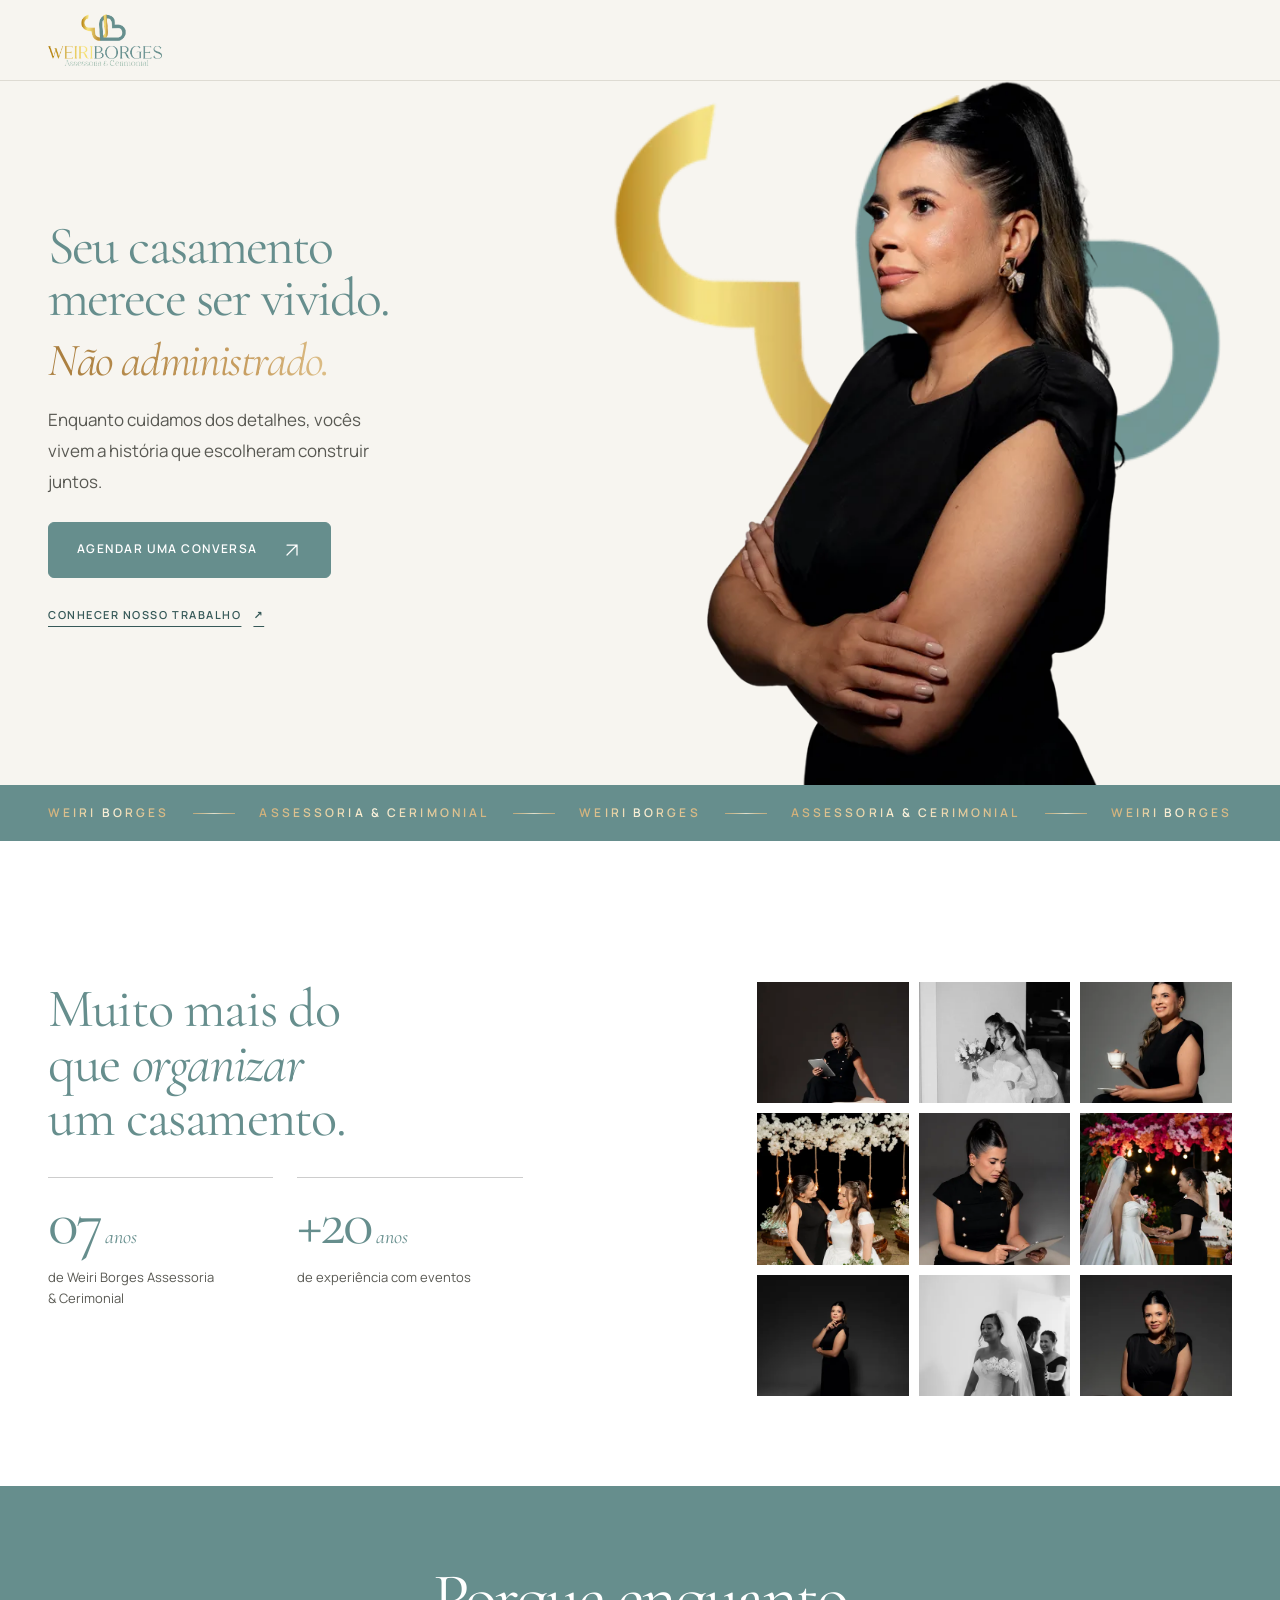
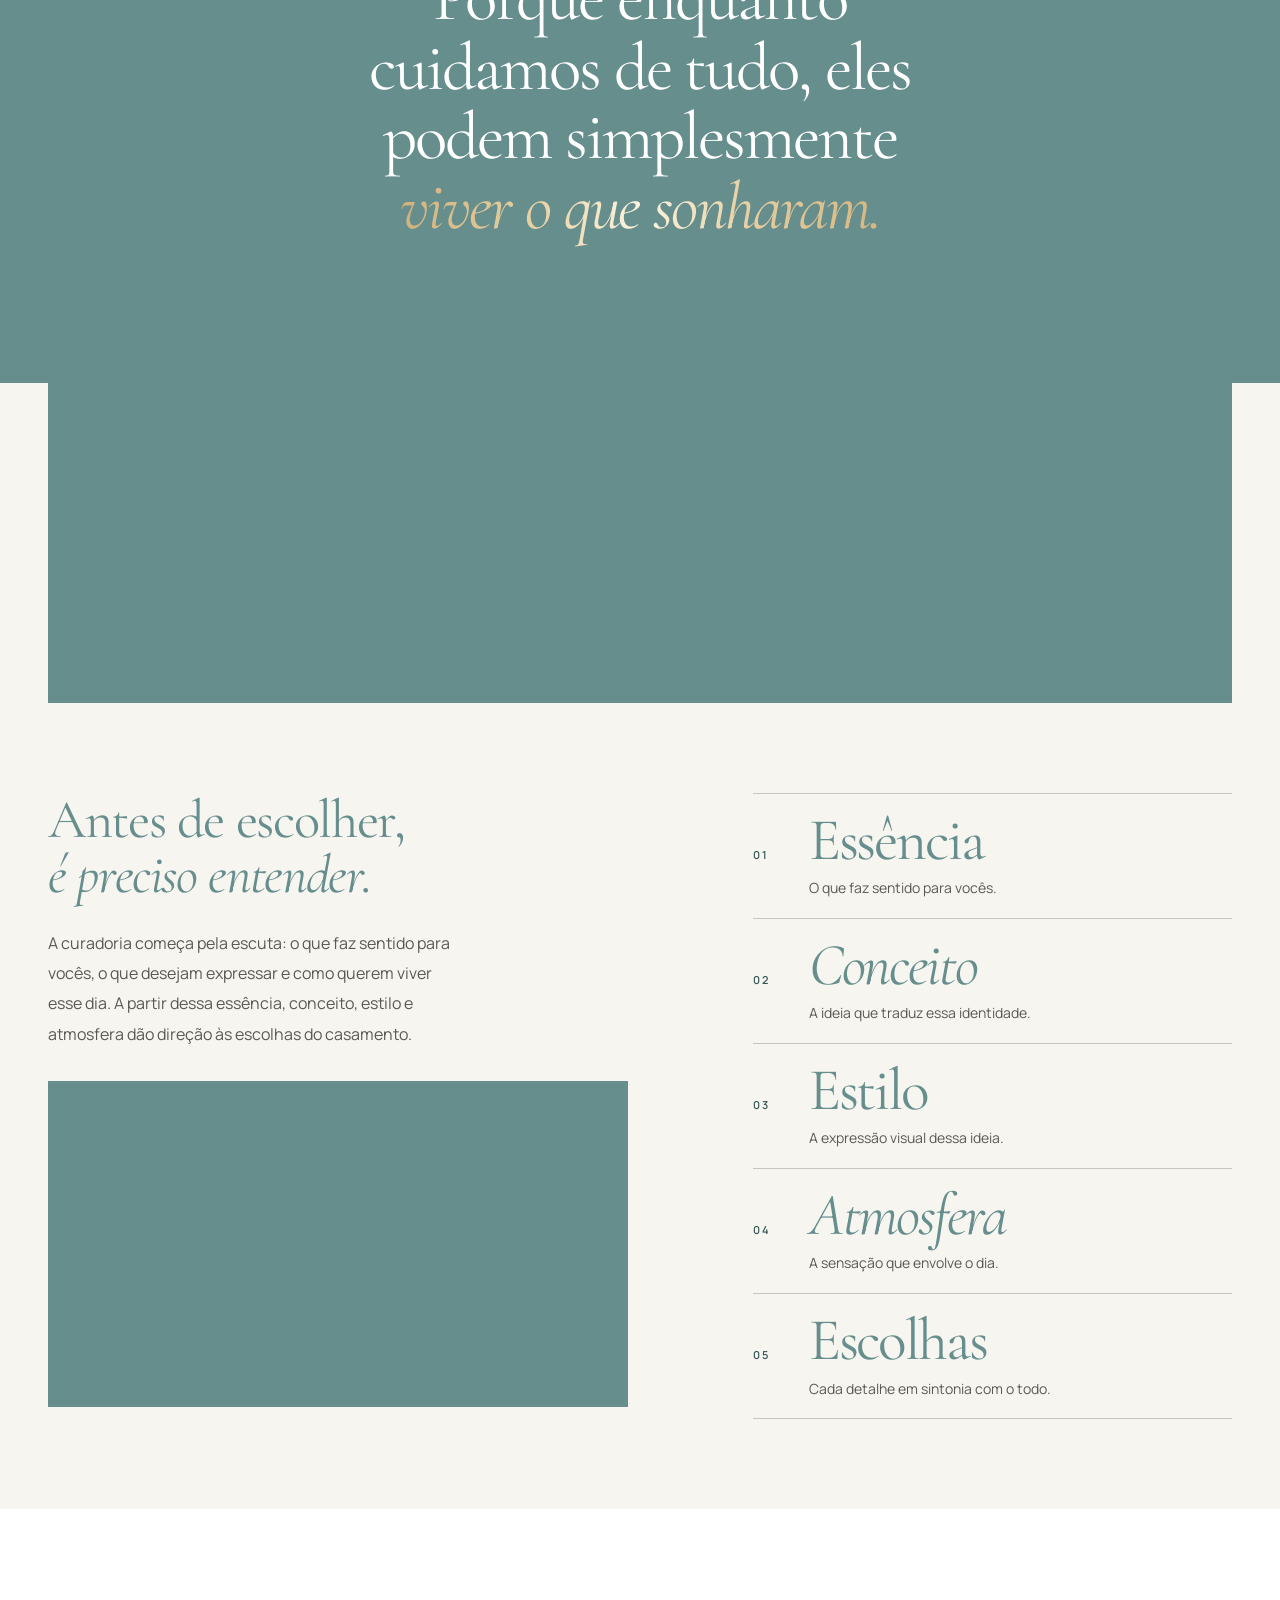
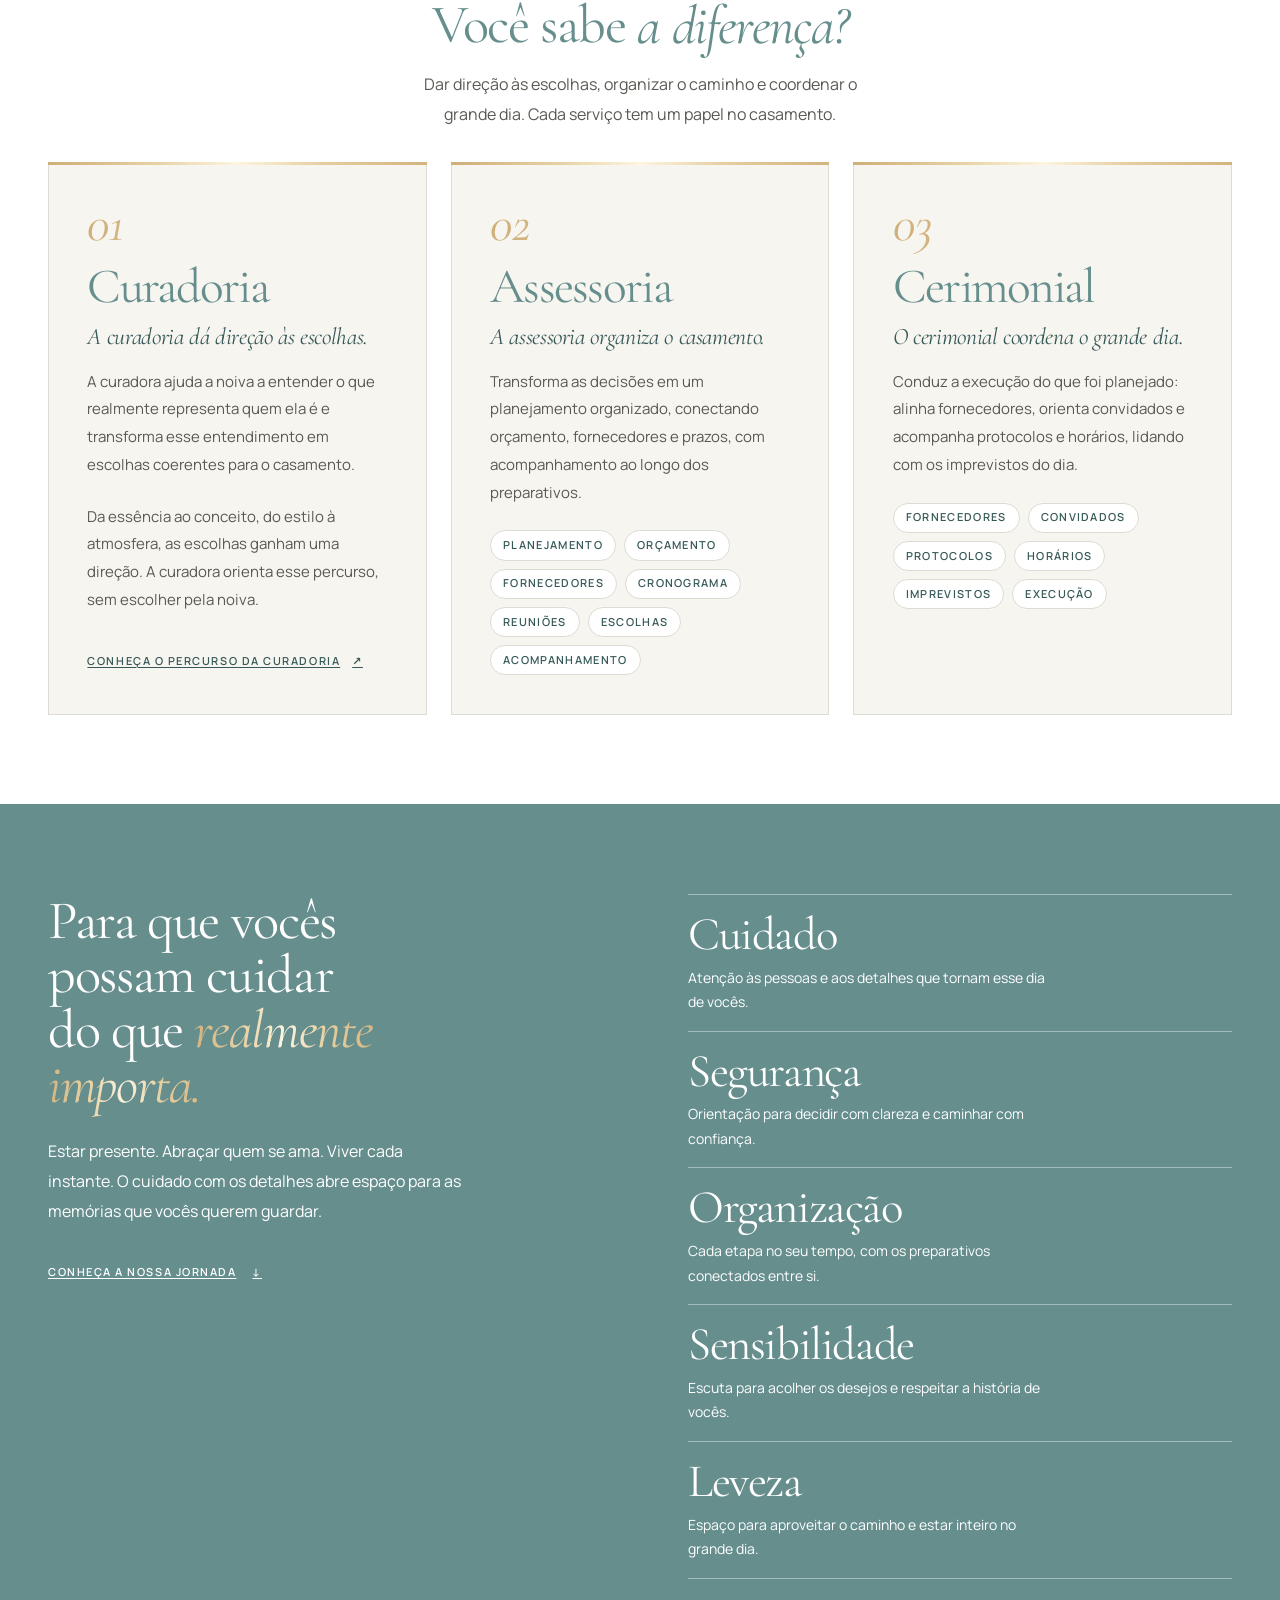
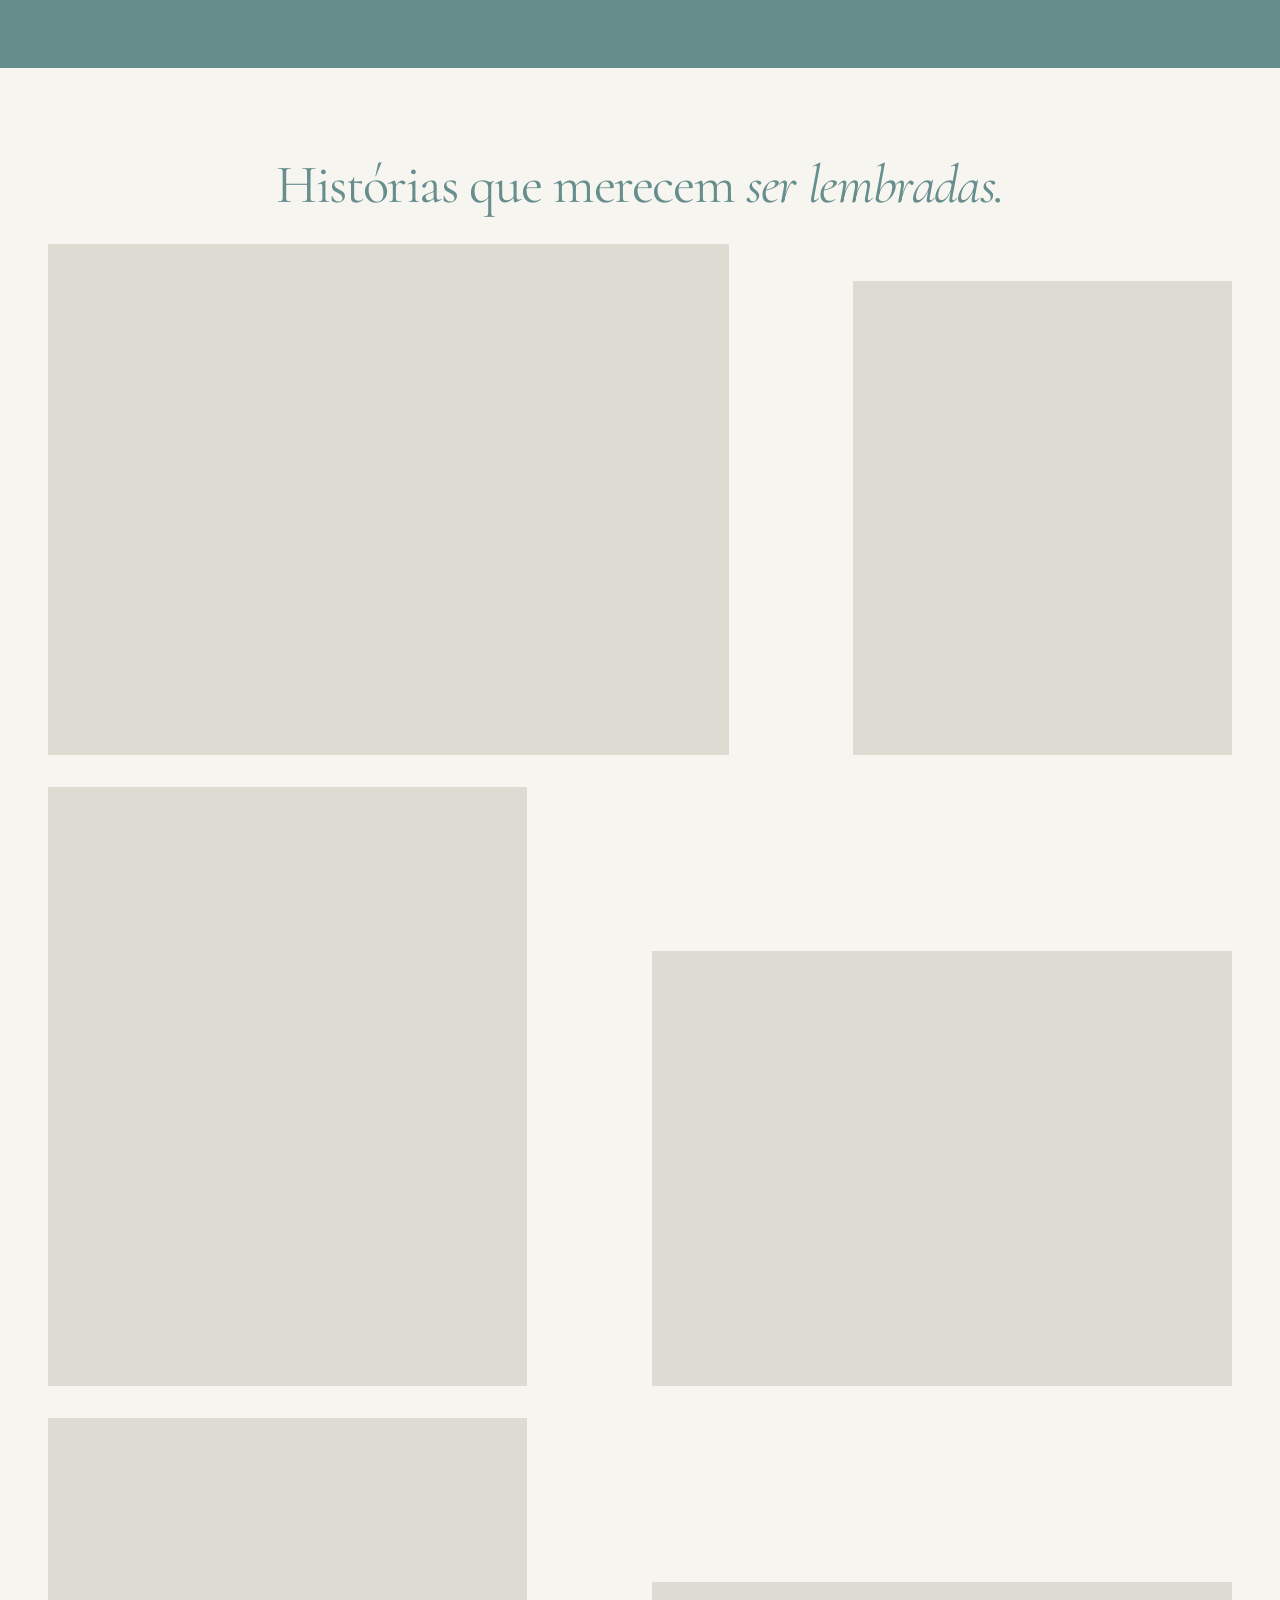
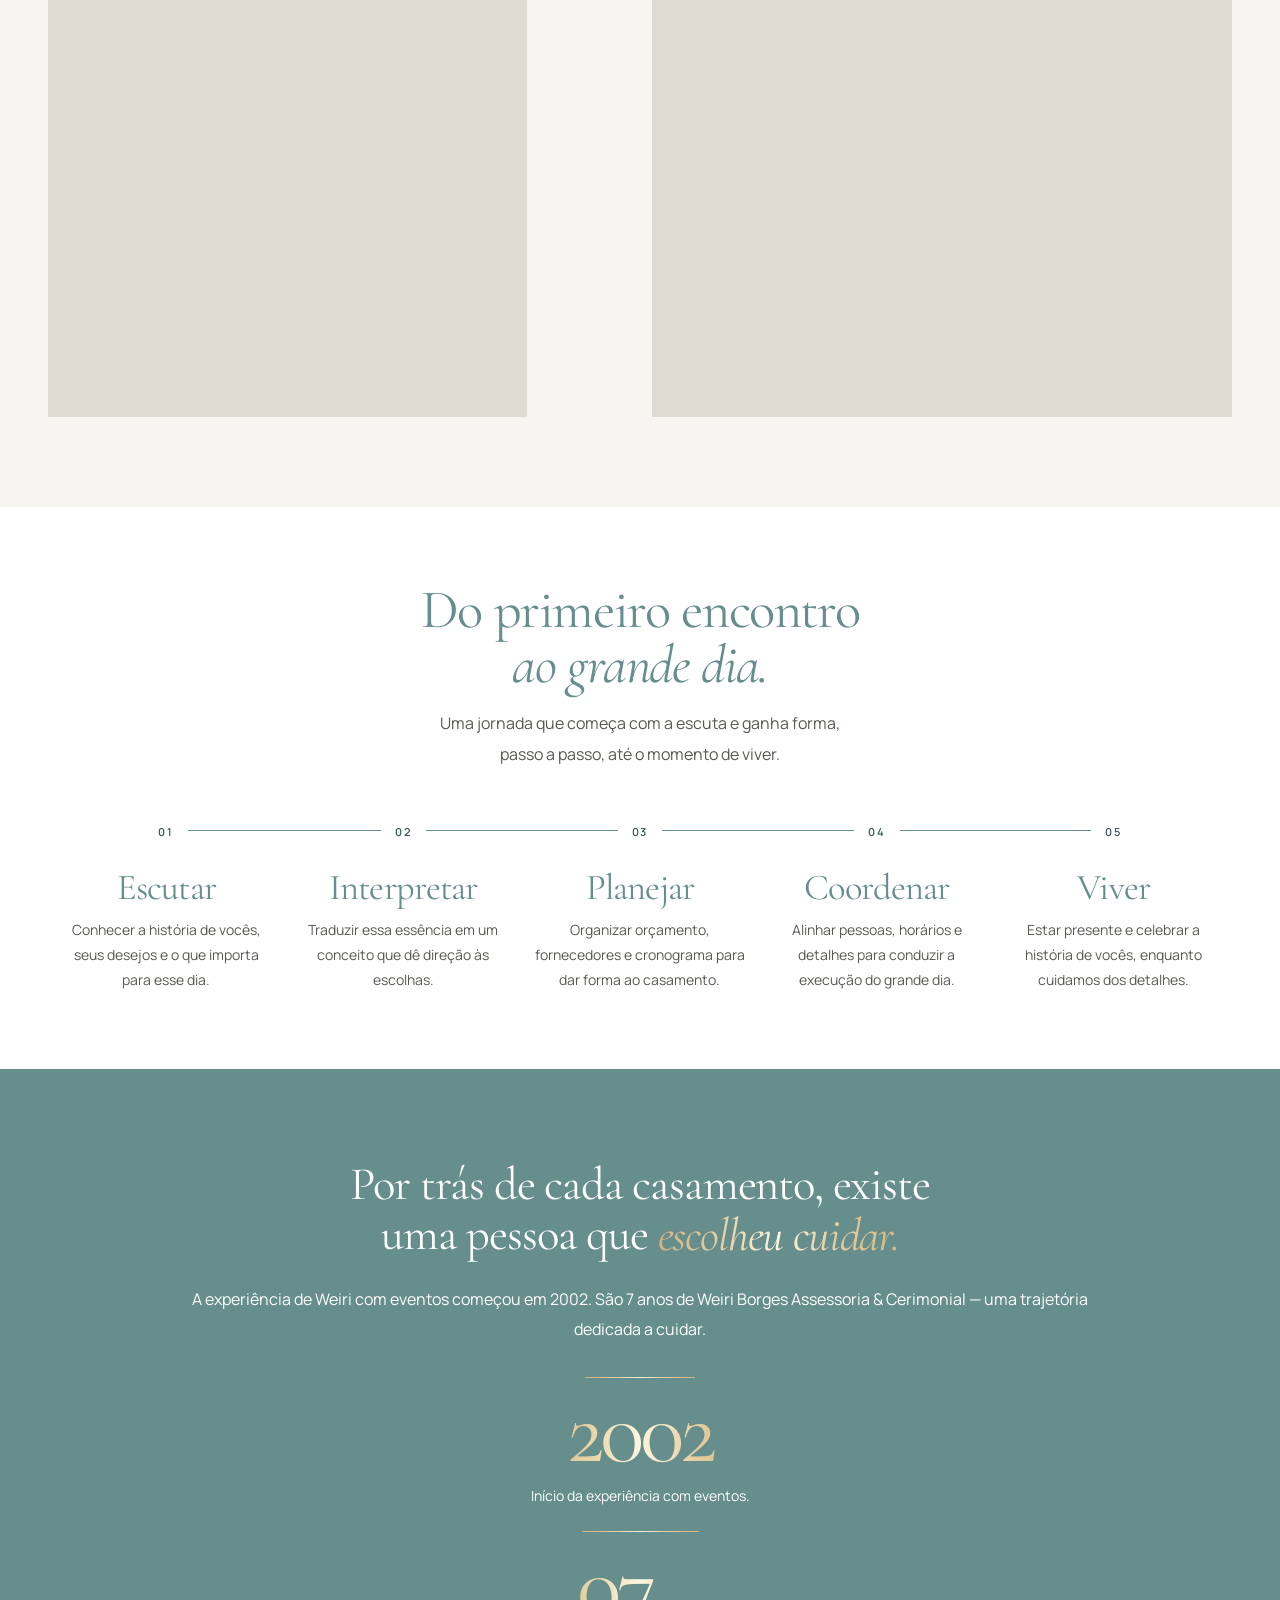
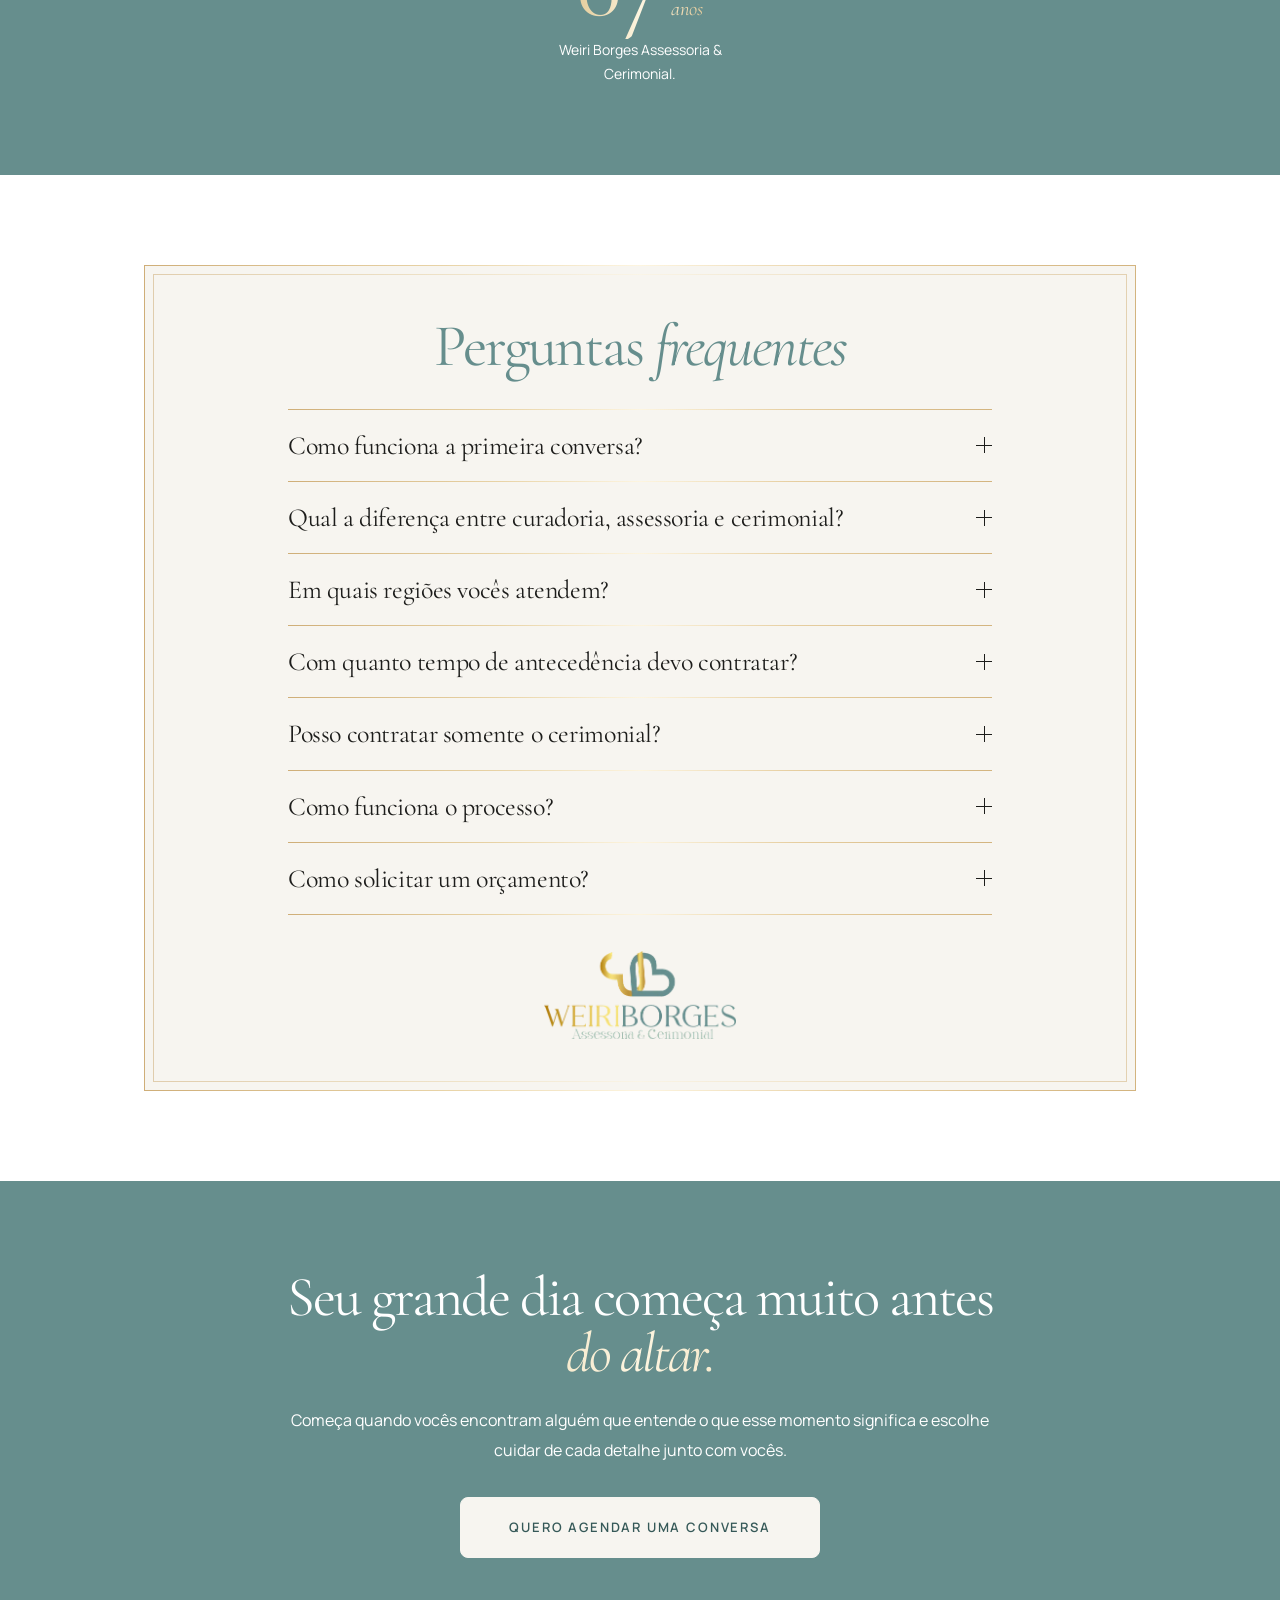
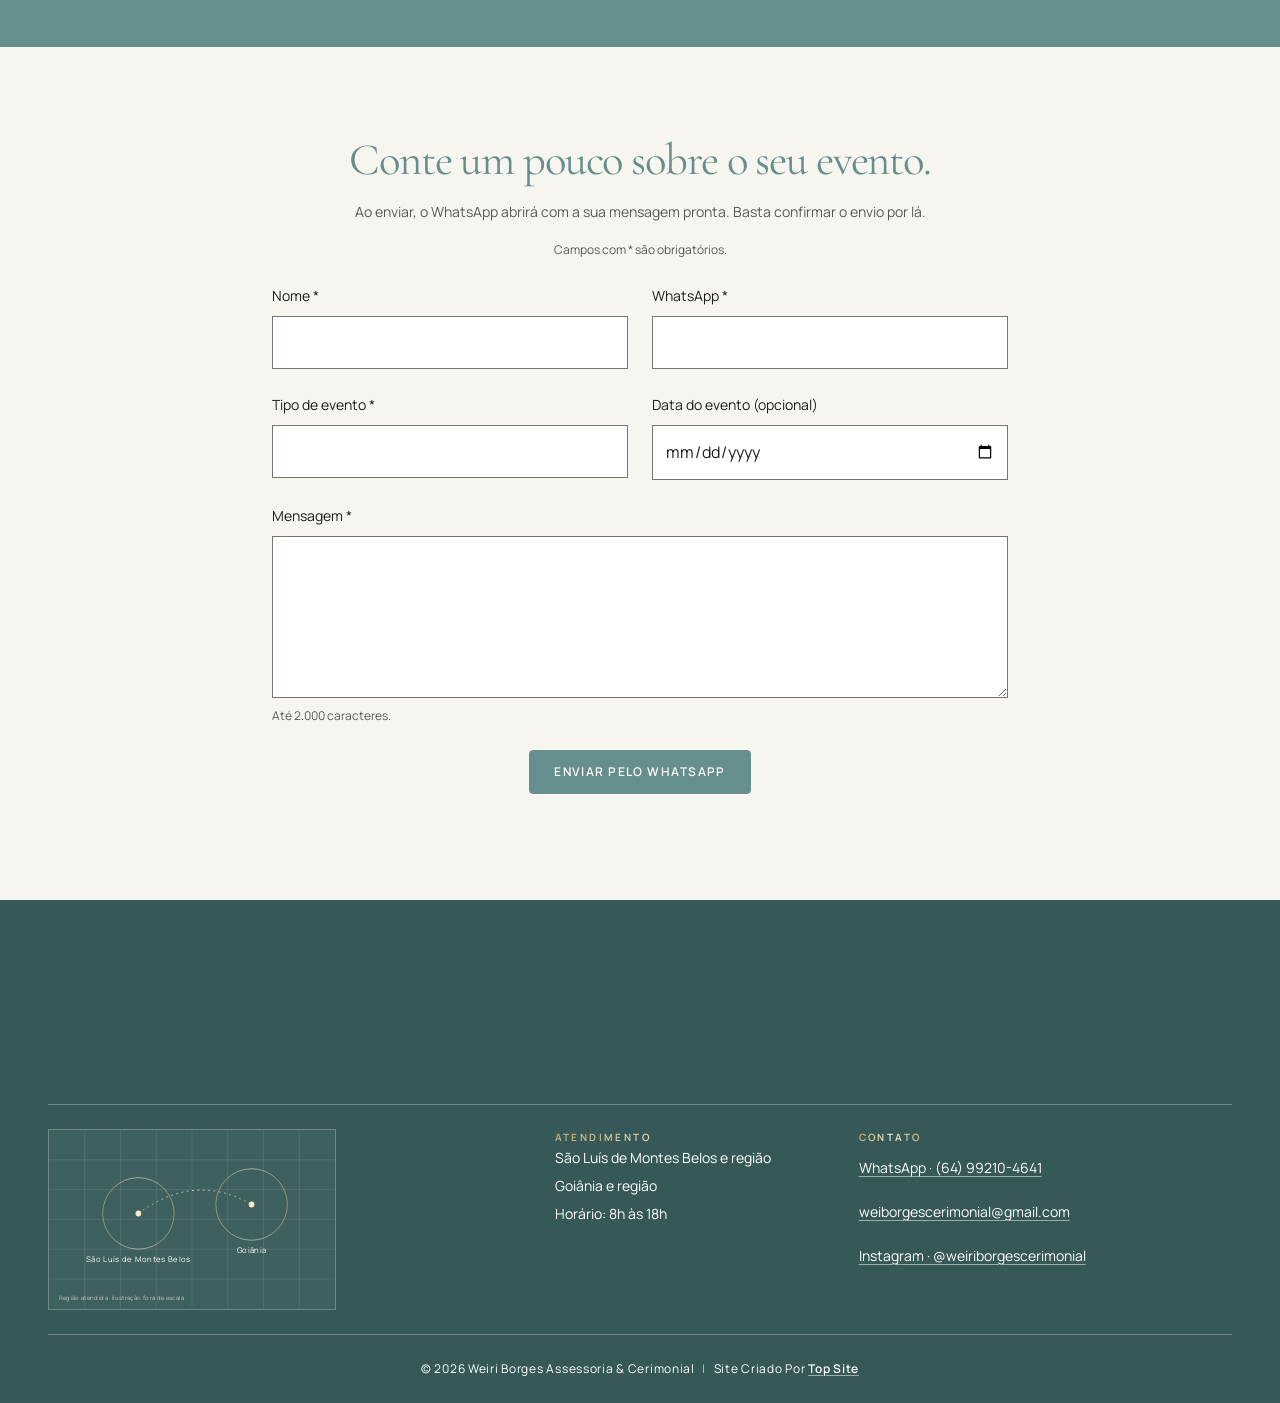
<file: index.html>
<!doctype html>
<html lang="pt-BR">
  <head>
    <meta charset="utf-8">
    <meta name="viewport" content="width=device-width, initial-scale=1">
    <!-- Em produção, enviar a CSP também como cabeçalho HTTP, com frame-ancestors. -->
    <meta http-equiv="Content-Security-Policy" content="default-src 'none'; script-src 'self' 'sha256-cOqtOdXqdhZ6G0g49AE2TH+C96vnoDNRvv56QDHcCWU='; style-src 'self'; img-src 'self'; font-src 'self'; connect-src 'self'; object-src 'none'; base-uri 'none'; form-action 'none'">
    <title>Weiri Borges | Assessoria, Cerimonial e Curadoria para Noivas</title>
    <meta name="description" content="Assessoria, cerimonial e curadoria para casamentos em São Luís de Montes Belos, Goiânia e região. Conheça a Weiri Borges e agende uma conversa.">
    <meta name="robots" content="index, follow, max-image-preview:large">
    <meta name="referrer" content="strict-origin-when-cross-origin">
    <meta name="theme-color" content="#668E8D">
    <link rel="canonical" href="https://weiriborgescerimonial.com.br/">
    <meta property="og:url" content="https://weiriborgescerimonial.com.br/">
    <!-- Imagens sociais aguardam arte aprovada e URL absoluta: og:image e twitter:image. -->
    <meta property="og:type" content="website">
    <meta property="og:locale" content="pt_BR">
    <meta property="og:site_name" content="Weiri Borges Assessoria &amp; Cerimonial">
    <meta property="og:title" content="Weiri Borges | Assessoria, Cerimonial e Curadoria para Noivas">
    <meta property="og:description" content="Assessoria, cerimonial e curadoria para casamentos em São Luís de Montes Belos, Goiânia e região. Conheça a Weiri Borges e agende uma conversa.">
    <meta name="twitter:card" content="summary">
    <meta name="twitter:title" content="Weiri Borges | Assessoria, Cerimonial e Curadoria para Noivas">
    <meta name="twitter:description" content="Assessoria, cerimonial e curadoria para casamentos em São Luís de Montes Belos, Goiânia e região. Conheça a Weiri Borges e agende uma conversa.">
    <link rel="icon" href="assets/icons/favicon.svg" type="image/svg+xml" sizes="any">
    <script type="application/ld+json" id="organization-data">
    {
      "@context": "https://schema.org",
      "@type": "Organization",
      "name": "Weiri Borges Assessoria & Cerimonial",
      "url": "https://weiriborgescerimonial.com.br/",
      "email": "weiborgescerimonial@gmail.com",
      "telephone": "+5564992104641",
      "sameAs": ["https://www.instagram.com/weiriborgescerimonial/"],
      "areaServed": ["São Luís de Montes Belos e região", "Goiânia e região"]
    }
    </script>
    <script type="application/ld+json" id="faq-data">
    {
      "@context": "https://schema.org",
      "@type": "FAQPage",
      "mainEntity": [
        {
          "@type": "Question",
          "name": "Como funciona a primeira conversa?",
          "acceptedAnswer": {
            "@type": "Answer",
            "text": "A primeira conversa é o início de uma conexão muito especial! Nesse primeiro contato, queremos conhecer você, ouvir suas histórias, compreender seus sonhos, expectativas e prioridades para o grande dia. É também o momento de apresentar nossa forma de trabalho, explicar os serviços disponíveis e entender como podemos contribuir para transformar seus desejos em uma celebração autêntica, organizada e inesquecível. Mais do que falar sobre um evento, queremos conhecer a essência de quem irá vivê-lo."
          }
        },
        {
          "@type": "Question",
          "name": "Qual a diferença entre curadoria, assessoria e cerimonial?",
          "acceptedAnswer": {
            "@type": "Answer",
            "text": "Embora sejam serviços complementares, cada um desempenha um papel fundamental na construção de um casamento. Curadoria de Noivas: é o processo de compreender a essência, o estilo e a personalidade dos noivos, traduzindo essas características em escolhas que dão identidade ao casamento. A curadoria orienta decisões estéticas e conceituais, buscando harmonia, autenticidade e coerência em cada detalhe. Assessoria: é responsável pelo planejamento, organização e acompanhamento dos preparativos. Envolve orientação na contratação de fornecedores, gestão de prazos, alinhamentos e acompanhamento das etapas necessárias para que tudo aconteça conforme o planejado. Cerimonial: é a coordenação e execução do evento. Nossa equipe acompanha os bastidores, organiza o cortejo, conduz o cronograma e alinha os fornecedores, garantindo que cada momento aconteça com fluidez, pontualidade e tranquilidade. Em resumo: a curadoria traduz a essência, a assessoria organiza os caminhos e o cerimonial conduz a realização. “Acredito que um casamento inesquecível não acontece por acaso. Ele nasce de escolhas conscientes, planejamento cuidadoso e de uma equipe que compreende que, por trás de cada detalhe, existe uma história que merece ser vivida com intensidade.”"
          }
        },
        {
          "@type": "Question",
          "name": "Em quais regiões vocês atendem?",
          "acceptedAnswer": {
            "@type": "Answer",
            "text": "Nossa sede está localizada em São Luís de Montes Belos, Goiás, mas nosso trabalho não se limita a uma única cidade. Atendemos casamentos e eventos em diferentes localidades, levando nossa experiência, dedicação e compromisso para onde houver histórias especiais a serem celebradas. Para eventos fora da nossa região, avaliamos as necessidades de deslocamento e logística, garantindo que nossa equipe ofereça o mesmo padrão de excelência em cada atendimento."
          }
        },
        {
          "@type": "Question",
          "name": "Com quanto tempo de antecedência devo contratar?",
          "acceptedAnswer": {
            "@type": "Answer",
            "text": "O ideal é que a contratação aconteça entre 12 e 18 meses antes do casamento, especialmente para quem deseja um acompanhamento completo desde as primeiras decisões. Esse período permite um planejamento mais tranquilo, escolhas conscientes e maior disponibilidade dos fornecedores desejados. Entretanto, também atendemos eventos com prazos menores, conforme nossa disponibilidade e as necessidades de cada celebração. Quanto antes estivermos juntos, mais oportunidades teremos de cuidar de cada detalhe com atenção e estratégia."
          }
        },
        {
          "@type": "Question",
          "name": "Posso contratar somente o cerimonial?",
          "acceptedAnswer": {
            "@type": "Answer",
            "text": "É claro que uma assessoria completa é a certeza de um evento excepcional, e sempre priorizaremos isso. Mas, após uma análise, podemos aceitar fazer apenas o cerimonial! Entendemos que cada casal possui necessidades diferentes e que alguns noivos preferem conduzir pessoalmente os preparativos do casamento. Para esses casos, oferecemos o serviço de cerimonial, direcionado à organização final e à coordenação do grande dia. Realizamos reuniões de alinhamento, conhecemos os fornecedores contratados, elaboramos o roteiro e o cronograma e conduzimos a execução do evento. Nosso propósito é que vocês possam viver cada instante com tranquilidade, sabendo que existe uma equipe preparada para cuidar dos bastidores. Vocês vivem o momento. Nós cuidamos para que tudo aconteça."
          }
        },
        {
          "@type": "Question",
          "name": "Como funciona o processo?",
          "acceptedAnswer": {
            "@type": "Answer",
            "text": "Nosso trabalho é desenvolvido de maneira personalizada, respeitando a história, as necessidades e as expectativas de cada casal. Tudo começa com uma conversa para conhecermos seus desejos e apresentarmos nossos serviços. Após a contratação, iniciamos as etapas correspondentes à modalidade escolhida, que podem incluir planejamento, curadoria, orientação, reuniões, acompanhamento de fornecedores e elaboração de cronogramas. À medida que o casamento se aproxima, intensificamos os alinhamentos para garantir que todos estejam preparados. No grande dia, nossa equipe assume a coordenação dos bastidores, permitindo que vocês e suas famílias aproveitem a celebração com segurança e tranquilidade. Cada casamento é único. Por isso, nosso cuidado também é."
          }
        },
        {
          "@type": "Question",
          "name": "Como solicitar um orçamento?",
          "acceptedAnswer": {
            "@type": "Answer",
            "text": "Será um prazer conhecer a história de vocês e fazer parte desse momento! Para solicitar um orçamento, basta entrar em contato conosco pelo WhatsApp e compartilhar algumas informações iniciais, como a data prevista, o local da celebração, o número estimado de convidados, o valor destinado aos gastos gerais com o evento e o serviço desejado. Com essas informações, poderemos compreender melhor as necessidades do evento e apresentar uma proposta personalizada. Mais do que oferecer um serviço, desejamos construir uma relação de confiança, cuidado e parceria desde o primeiro contato."
          }
        }
      ]
    }
    </script>
    <link rel="preload" href="assets/fonts/cormorant-regular.ttf" as="font" type="font/ttf" crossorigin>
    <link rel="preload" href="assets/fonts/manrope-regular.ttf" as="font" type="font/ttf" crossorigin>
    <link rel="stylesheet" href="css/style.css">
    <script src="js/config.js" defer></script>
    <script src="js/script.js" defer></script>
    <script src="js/live.js" defer></script>
  </head>
  <body>
    <a class="skip-link" href="#conteudo">Pular para o conteúdo</a>
    <header class="site-header">
      <div class="container header-layout">
        <a class="brand" href="#inicio" aria-label="Weiri Borges Assessoria &amp; Cerimonial — início">
          <picture>
            <source srcset="assets/images/web/logo1.webp" type="image/webp">
            <img class="brand__logo" src="assets/images/web/logo1.png" width="393" height="180" alt="" decoding="async">
          </picture>
        </a>
        <button class="menu-toggle" type="button" aria-expanded="false" aria-controls="navegacao-principal" hidden>
          <span>Menu</span>
          <span class="menu-toggle__icon" aria-hidden="true"></span>
        </button>
        <nav id="navegacao-principal" class="site-nav" aria-label="Navegação principal">
          <ul class="site-nav__list">
            <li><a href="#inicio">Início</a></li>
            <li><a href="#sobre">Sobre</a></li>
            <li><a href="#curadoria">Curadoria</a></li>
            <li><a href="#servicos">Serviços</a></li>
            <li><a href="#portfolio">Portfólio</a></li>
            <li><a href="#faq">FAQ</a></li>
            <li><a href="#contato">Contato</a></li>
          </ul>
          <a class="header-cta" href="https://wa.me/5564992104641?text=Ol%C3%A1%2C%20Weiri!%20Vim%20pelo%20site%20e%20gostaria%20de%20conversar%20sobre%20o%20meu%20evento." data-whatsapp="Olá, Weiri! Vim pelo site e gostaria de conversar sobre o meu evento." target="_blank" rel="noopener noreferrer">Vamos conversar <span aria-hidden="true">↗</span><span class="visually-hidden"> pelo WhatsApp (abre em nova aba)</span></a>
        </nav>
      </div>
    </header>
    <main id="conteudo" tabindex="-1">
      <section id="inicio" class="hero" aria-labelledby="inicio-titulo">
        <div class="container hero__layout">
          <div class="hero__content">
            <!-- Transmissão ao vivo: preenchida por js/live.js a partir de data/live.json (gravado pelo painel /admin/).
                 Permanece oculta sem transmissão ativa, sem JavaScript ou em caso de falha. -->
            <aside class="hero-live" aria-label="Transmissão ao vivo" hidden>
              <p class="hero-live__badge"><span class="hero-live__dot" aria-hidden="true"></span>Ao vivo</p>
              <div class="hero-live__body">
                <p class="hero-live__title"></p>
                <p class="hero-live__text"></p>
              </div>
              <a class="hero-live__link" href="#inicio" target="_blank" rel="noopener noreferrer"><span class="hero-live__label"></span> <span aria-hidden="true">↗</span><span class="visually-hidden"> (abre em nova aba)</span></a>
            </aside>
            <h1 id="inicio-titulo">
              <span class="hero__line">Seu casamento</span>
              <span class="hero__line">merece ser</span>
              <span class="hero__line">vivido.</span>
              <em class="hero__line hero__line--accent">Não administrado.</em>
            </h1>
            <p class="hero__description">Enquanto cuidamos dos detalhes, vocês vivem a história que escolheram construir juntos.</p>
            <div class="hero__actions">
              <a class="button hero__primary" href="https://wa.me/5564992104641?text=Ol%C3%A1%2C%20Weiri!%20Gostaria%20de%20agendar%20uma%20conversa%20sobre%20o%20meu%20evento." data-whatsapp="Olá, Weiri! Gostaria de agendar uma conversa sobre o meu evento." target="_blank" rel="noopener noreferrer">
                <span class="button__label">Agendar uma conversa</span>
                <img class="icon" src="assets/icons/arrow-up-right.svg" width="20" height="20" alt="" aria-hidden="true">
                <span class="visually-hidden"> pelo WhatsApp (abre em nova aba)</span>
              </a>
              <a class="hero__secondary" href="#portfolio">Conhecer nosso trabalho <span aria-hidden="true">↗</span></a>
            </div>
          </div>
          <div class="hero__media">
            <picture class="hero__logo">
              <source srcset="assets/images/web/logobanner.webp" type="image/webp">
              <img src="assets/images/web/logobanner.png" width="374" height="227" alt="" aria-hidden="true" decoding="async">
            </picture>
            <picture class="hero__photo">
              <source type="image/webp" srcset="assets/images/web/weiribanner-800.webp 478w, assets/images/web/weiribanner-1400.webp 836w" sizes="(min-width: 64rem) 420px, 240px">
              <img class="hero__image" src="assets/images/web/weiribanner-1400.png" width="836" height="1400" alt="Retrato de Weiri Borges, de braços cruzados, com vestido preto." fetchpriority="high" decoding="async">
            </picture>
          </div>
        </div>
      </section>
      <div class="identity-band" aria-hidden="true">
        <span>Weiri Borges</span><i></i><span>Assessoria &amp; Cerimonial</span><i></i><span>Weiri Borges</span><i></i><span>Assessoria &amp; Cerimonial</span><i></i><span>Weiri Borges</span>
      </div>

      <section id="sobre" class="section about" aria-labelledby="sobre-titulo">
        <div class="container about__layout">
          <div class="about__head">
            <h2 id="sobre-titulo">Muito mais do que <em>organizar</em> um casamento.</h2>
            <!-- PENDENTE: inserir a missão oficial de prompt.md e remover hidden.
                 O arquivo está vazio; não substituir por uma missão inventada. -->
            <div id="sobre-missao" class="about__mission flow" hidden></div>
            <dl class="about__highlights" aria-label="Nossa trajetória">
              <div class="about__highlight">
                <dt>de Weiri Borges Assessoria &amp; Cerimonial</dt>
                <dd><span class="about__number">07</span> <span class="about__unit">anos</span></dd>
              </div>
              <div class="about__highlight">
                <dt>de experiência com eventos</dt>
                <dd><span class="about__number">+20</span> <span class="about__unit">anos</span></dd>
              </div>
            </dl>
          </div>
          <!-- Galeria: 9 fotografias em 3 fileiras de 3 (assets/images/web/galeria-01 a 09). -->
          <div class="gallery">
              <figure class="gallery__item gallery__item--1">
                <picture>
                  <source type="image/webp" srcset="assets/images/web/galeria-01-400.webp 400w, assets/images/web/galeria-01-800.webp 800w" sizes="(min-width: 1025px) 14vw, (min-width: 48rem) 31vw, 24vw">
                  <img class="gallery__img" src="assets/images/web/galeria-01-800.jpg" srcset="assets/images/web/galeria-01-400.jpg 400w, assets/images/web/galeria-01-800.jpg 800w" sizes="(min-width: 1025px) 14vw, (min-width: 48rem) 31vw, 24vw" width="800" height="1200" alt="Weiri Borges sentada, consultando um tablet." loading="lazy" decoding="async">
                </picture>
              </figure>
              <figure class="gallery__item gallery__item--2">
                <picture>
                  <source type="image/webp" srcset="assets/images/web/galeria-02-400.webp 400w, assets/images/web/galeria-02-800.webp 800w" sizes="(min-width: 1025px) 14vw, (min-width: 48rem) 31vw, 24vw">
                  <img class="gallery__img" src="assets/images/web/galeria-02-800.jpg" srcset="assets/images/web/galeria-02-400.jpg 400w, assets/images/web/galeria-02-800.jpg 800w" sizes="(min-width: 1025px) 14vw, (min-width: 48rem) 31vw, 24vw" width="800" height="1201" alt="Fotografia em preto e branco de Weiri Borges ajudando a noiva com o vestido." loading="lazy" decoding="async">
                </picture>
              </figure>
              <figure class="gallery__item gallery__item--3">
                <picture>
                  <source type="image/webp" srcset="assets/images/web/galeria-03-400.webp 400w, assets/images/web/galeria-03-800.webp 800w" sizes="(min-width: 1025px) 14vw, (min-width: 48rem) 31vw, 24vw">
                  <img class="gallery__img" src="assets/images/web/galeria-03-800.jpg" srcset="assets/images/web/galeria-03-400.jpg 400w, assets/images/web/galeria-03-800.jpg 800w" sizes="(min-width: 1025px) 14vw, (min-width: 48rem) 31vw, 24vw" width="800" height="1201" alt="Detalhe de mesa com xícara, caderno de planejamento, celular e tablet." loading="lazy" decoding="async">
                </picture>
              </figure>
              <figure class="gallery__item gallery__item--4">
                <picture>
                  <source type="image/webp" srcset="assets/images/web/galeria-04-400.webp 400w, assets/images/web/galeria-04-800.webp 800w" sizes="(min-width: 1025px) 14vw, (min-width: 48rem) 31vw, 24vw">
                  <img class="gallery__img" src="assets/images/web/galeria-04-800.jpg" srcset="assets/images/web/galeria-04-400.jpg 400w, assets/images/web/galeria-04-800.jpg 800w" sizes="(min-width: 1025px) 14vw, (min-width: 48rem) 31vw, 24vw" width="800" height="1200" alt="Weiri Borges e a noiva sorrindo uma para a outra sob arranjo de flores brancas." loading="lazy" decoding="async">
                </picture>
              </figure>
              <figure class="gallery__item gallery__item--5">
                <picture>
                  <source type="image/webp" srcset="assets/images/web/galeria-05-400.webp 400w, assets/images/web/galeria-05-800.webp 800w" sizes="(min-width: 1025px) 14vw, (min-width: 48rem) 31vw, 24vw">
                  <img class="gallery__img" src="assets/images/web/galeria-05-800.jpg" srcset="assets/images/web/galeria-05-400.jpg 400w, assets/images/web/galeria-05-800.jpg 800w" sizes="(min-width: 1025px) 14vw, (min-width: 48rem) 31vw, 24vw" width="800" height="1200" alt="Weiri Borges sentada, concentrada no tablet." loading="lazy" decoding="async">
                </picture>
              </figure>
              <figure class="gallery__item gallery__item--6">
                <picture>
                  <source type="image/webp" srcset="assets/images/web/galeria-06-400.webp 400w, assets/images/web/galeria-06-800.webp 800w" sizes="(min-width: 1025px) 14vw, (min-width: 48rem) 31vw, 24vw">
                  <img class="gallery__img" src="assets/images/web/galeria-06-800.jpg" srcset="assets/images/web/galeria-06-400.jpg 400w, assets/images/web/galeria-06-800.jpg 800w" sizes="(min-width: 1025px) 14vw, (min-width: 48rem) 31vw, 24vw" width="800" height="1200" alt="A noiva e Weiri Borges de mãos dadas diante do bolo e de flores coloridas." loading="lazy" decoding="async">
                </picture>
              </figure>
              <figure class="gallery__item gallery__item--7">
                <picture>
                  <source type="image/webp" srcset="assets/images/web/galeria-07-400.webp 400w, assets/images/web/galeria-07-800.webp 800w" sizes="(min-width: 1025px) 14vw, (min-width: 48rem) 31vw, 24vw">
                  <img class="gallery__img" src="assets/images/web/galeria-07-800.jpg" srcset="assets/images/web/galeria-07-400.jpg 400w, assets/images/web/galeria-07-800.jpg 800w" sizes="(min-width: 1025px) 14vw, (min-width: 48rem) 31vw, 24vw" width="800" height="1200" alt="Retrato de corpo inteiro de Weiri Borges em vestido preto." loading="lazy" decoding="async">
                </picture>
              </figure>
              <figure class="gallery__item gallery__item--8">
                <picture>
                  <source type="image/webp" srcset="assets/images/web/galeria-08-400.webp 400w, assets/images/web/galeria-08-800.webp 800w" sizes="(min-width: 1025px) 14vw, (min-width: 48rem) 31vw, 24vw">
                  <img class="gallery__img" src="assets/images/web/galeria-08-800.jpg" srcset="assets/images/web/galeria-08-400.jpg 400w, assets/images/web/galeria-08-800.jpg 800w" sizes="(min-width: 1025px) 14vw, (min-width: 48rem) 31vw, 24vw" width="800" height="1200" alt="Fotografia em preto e branco da noiva com o noivo e Weiri Borges ao fundo." loading="lazy" decoding="async">
                </picture>
              </figure>
              <figure class="gallery__item gallery__item--9">
                <picture>
                  <source type="image/webp" srcset="assets/images/web/galeria-09-400.webp 400w, assets/images/web/galeria-09-800.webp 800w" sizes="(min-width: 1025px) 14vw, (min-width: 48rem) 31vw, 24vw">
                  <img class="gallery__img" src="assets/images/web/galeria-09-800.jpg" srcset="assets/images/web/galeria-09-400.jpg 400w, assets/images/web/galeria-09-800.jpg 800w" sizes="(min-width: 1025px) 14vw, (min-width: 48rem) 31vw, 24vw" width="800" height="1201" alt="Retrato de Weiri Borges sentada, sorrindo." loading="lazy" decoding="async">
                </picture>
              </figure>
          </div>
        </div>
      </section>

      <section class="mission" aria-label="Missão">
        <div class="container mission__layout">
          <blockquote class="mission__quote">Porque enquanto cuidamos de tudo, eles podem simplesmente <em>viver o que sonharam.</em></blockquote>
        </div>
      </section>

      <figure class="panorama panorama--table">
        <picture>
          <source type="image/webp" srcset="assets/images/web/cuidado-800.webp 800w, assets/images/web/cuidado-1600.webp 1600w" sizes="100vw">
          <img src="assets/images/web/cuidado-1600.jpg" srcset="assets/images/web/cuidado-800.jpg 800w, assets/images/web/cuidado-1600.jpg 1600w" sizes="100vw" width="1600" height="717" loading="lazy" decoding="async" alt="Weiri Borges entre uma convidada de vestido branco e o noivo, em cenário com flores brancas.">
        </picture>
      </figure>

      <section id="curadoria" class="section curation" aria-labelledby="curadoria-titulo">
        <div class="container curation__layout">
          <div class="curation__intro">
            <h2 id="curadoria-titulo">Antes de escolher, <em>é preciso entender.</em></h2>
            <p class="curation__description">A curadoria começa pela escuta: o que faz sentido para vocês, o que desejam expressar e como querem viver esse dia. A partir dessa essência, conceito, estilo e atmosfera dão direção às escolhas do casamento.</p>
            <figure class="curation__figure">
              <picture>
                <source type="image/webp" srcset="assets/images/web/escolha-700.webp 700w, assets/images/web/escolha-1400.webp 1400w" sizes="(min-width: 64rem) 46vw, 100vw">
                <img src="assets/images/web/escolha-1400.jpg" srcset="assets/images/web/escolha-700.jpg 700w, assets/images/web/escolha-1400.jpg 1400w" sizes="(min-width: 64rem) 46vw, 100vw" width="1400" height="2100" loading="lazy" decoding="async" alt="Weiri Borges à mesa com caderno de planejamento, xícara, tablet e celular.">
              </picture>
            </figure>
          </div>
          <ol class="curation__path" aria-label="O percurso da curadoria" role="list">
            <li><span class="curation__no" aria-hidden="true">01</span><span class="curation__step">Essência</span><span class="curation__meaning">O que faz sentido para vocês.</span></li>
            <li><span class="curation__no" aria-hidden="true">02</span><span class="curation__step">Conceito</span><span class="curation__meaning">A ideia que traduz essa identidade.</span></li>
            <li><span class="curation__no" aria-hidden="true">03</span><span class="curation__step">Estilo</span><span class="curation__meaning">A expressão visual dessa ideia.</span></li>
            <li><span class="curation__no" aria-hidden="true">04</span><span class="curation__step">Atmosfera</span><span class="curation__meaning">A sensação que envolve o dia.</span></li>
            <li><span class="curation__no" aria-hidden="true">05</span><span class="curation__step">Escolhas</span><span class="curation__meaning">Cada detalhe em sintonia com o todo.</span></li>
          </ol>
        </div>
      </section>

      <section id="servicos" class="section services" aria-labelledby="servicos-titulo">
        <div class="container">
          <div class="services__intro">
            <h2 id="servicos-titulo">Você sabe <em>a diferença?</em></h2>
            <p class="services__lead">Dar direção às escolhas, organizar o caminho e coordenar o grande dia. Cada serviço tem um papel no casamento.</p>
          </div>
          <div class="services__grid">
            <article class="service" aria-labelledby="servico-curadoria-titulo">
              <span class="service__number" aria-hidden="true">01</span>
              <h3 id="servico-curadoria-titulo">Curadoria</h3>
              <p class="service__statement">A curadoria dá direção às escolhas.</p>
              <!-- Síntese baseada no texto fornecido na etapa 3. O conceito completo
                   oficial deve ser integrado aqui quando prompt.md for preenchido. -->
              <div class="service__description flow">
                <p>A curadora ajuda a noiva a entender o que realmente representa quem ela é e transforma esse entendimento em escolhas coerentes para o casamento.</p>
                <p>Da essência ao conceito, do estilo à atmosfera, as escolhas ganham uma direção. A curadora orienta esse percurso, sem escolher pela noiva.</p>
              </div>
              <a class="service__link" href="#curadoria">Conheça o percurso da curadoria <span aria-hidden="true">↗</span></a>
            </article>
            <article class="service" aria-labelledby="servico-assessoria-titulo">
              <span class="service__number" aria-hidden="true">02</span>
              <h3 id="servico-assessoria-titulo">Assessoria</h3>
              <p class="service__statement">A assessoria organiza o casamento.</p>
              <p class="service__description">Transforma as decisões em um planejamento organizado, conectando orçamento, fornecedores e prazos, com acompanhamento ao longo dos preparativos.</p>
              <ul class="service__scope" aria-label="Frentes da assessoria" role="list">
                <li>Planejamento</li>
                <li>Orçamento</li>
                <li>Fornecedores</li>
                <li>Cronograma</li>
                <li>Reuniões</li>
                <li>Escolhas</li>
                <li>Acompanhamento</li>
              </ul>
            </article>
            <article class="service" aria-labelledby="servico-cerimonial-titulo">
              <span class="service__number" aria-hidden="true">03</span>
              <h3 id="servico-cerimonial-titulo">Cerimonial</h3>
              <p class="service__statement">O cerimonial coordena o grande dia.</p>
              <p class="service__description">Conduz a execução do que foi planejado: alinha fornecedores, orienta convidados e acompanha protocolos e horários, lidando com os imprevistos do dia.</p>
              <ul class="service__scope" aria-label="Frentes do cerimonial" role="list">
                <li>Fornecedores</li>
                <li>Convidados</li>
                <li>Protocolos</li>
                <li>Horários</li>
                <li>Imprevistos</li>
                <li>Execução</li>
              </ul>
            </article>
          </div>
        </div>
      </section>

      <section id="experiencia" class="section experience" aria-labelledby="experiencia-titulo">
        <div class="container experience__layout">
          <div class="experience__intro" data-reveal>
            <h2 id="experiencia-titulo">Para que vocês possam cuidar do que <em>realmente importa.</em></h2>
            <p class="experience__lead">Estar presente. Abraçar quem se ama. Viver cada instante. O cuidado com os detalhes abre espaço para as memórias que vocês querem guardar.</p>
            <a class="experience__link" href="#processo">Conheça a nossa jornada <span aria-hidden="true">↓</span></a>
          </div>
          <ul class="experience__pillars" aria-label="Pilares da experiência" role="list">
            <li class="pillar" data-reveal><h3>Cuidado</h3><p>Atenção às pessoas e aos detalhes que tornam esse dia de vocês.</p></li>
            <li class="pillar" data-reveal><h3>Segurança</h3><p>Orientação para decidir com clareza e caminhar com confiança.</p></li>
            <li class="pillar" data-reveal><h3>Organização</h3><p>Cada etapa no seu tempo, com os preparativos conectados entre si.</p></li>
            <li class="pillar" data-reveal><h3>Sensibilidade</h3><p>Escuta para acolher os desejos e respeitar a história de vocês.</p></li>
            <li class="pillar" data-reveal><h3>Leveza</h3><p>Espaço para aproveitar o caminho e estar inteiro no grande dia.</p></li>
          </ul>
        </div>
      </section>

      <section id="portfolio" class="section portfolio" aria-labelledby="portfolio-titulo">
        <div class="container">
          <div class="portfolio__intro">
            <h2 id="portfolio-titulo">Histórias que merecem <em>ser lembradas.</em></h2>
          </div>
          <!-- Portfólio: 6 fotografias (assets/images/portfolio/10–16, sem a 14). -->
          <div class="portfolio__gallery">
            <figure class="portfolio__item portfolio__item--1">
              <picture class="portfolio__frame">
                <source type="image/webp" srcset="assets/images/web/portfolio-10-800.webp 800w, assets/images/web/portfolio-10-1600.webp 1083w" sizes="(min-width: 48rem) 60vw, 100vw">
                <img src="assets/images/web/portfolio-10-1600.jpg" srcset="assets/images/web/portfolio-10-800.jpg 800w, assets/images/web/portfolio-10-1600.jpg 1083w" sizes="(min-width: 48rem) 60vw, 100vw" alt="Weiri Borges sorri abraçada à noiva na festa, entre flores brancas e cortinas de cristal." width="1083" height="1600" loading="lazy" decoding="async">
              </picture>
            </figure>
            <figure class="portfolio__item portfolio__item--2">
              <picture class="portfolio__frame">
                <source type="image/webp" srcset="assets/images/web/portfolio-11-800.webp 800w, assets/images/web/portfolio-11-1600.webp 1066w" sizes="(min-width: 48rem) 60vw, 100vw">
                <img src="assets/images/web/portfolio-11-1600.jpg" srcset="assets/images/web/portfolio-11-800.jpg 800w, assets/images/web/portfolio-11-1600.jpg 1066w" sizes="(min-width: 48rem) 60vw, 100vw" alt="Fotografia em preto e branco de Weiri Borges ajudando a noiva com o vestido." width="1066" height="1600" loading="lazy" decoding="async">
              </picture>
            </figure>
            <figure class="portfolio__item portfolio__item--3">
              <picture class="portfolio__frame">
                <source type="image/webp" srcset="assets/images/web/portfolio-12-800.webp 800w, assets/images/web/portfolio-12-1600.webp 1600w" sizes="(min-width: 48rem) 60vw, 100vw">
                <img src="assets/images/web/portfolio-12-1600.jpg" srcset="assets/images/web/portfolio-12-800.jpg 800w, assets/images/web/portfolio-12-1600.jpg 1600w" sizes="(min-width: 48rem) 60vw, 100vw" alt="Weiri Borges e a noiva sorrindo uma para a outra sob arranjo de flores brancas." width="1600" height="2400" loading="lazy" decoding="async">
              </picture>
            </figure>
            <figure class="portfolio__item portfolio__item--4">
              <picture class="portfolio__frame">
                <source type="image/webp" srcset="assets/images/web/portfolio-13-800.webp 800w, assets/images/web/portfolio-13-1600.webp 1600w" sizes="(min-width: 48rem) 60vw, 100vw">
                <img src="assets/images/web/portfolio-13-1600.jpg" srcset="assets/images/web/portfolio-13-800.jpg 800w, assets/images/web/portfolio-13-1600.jpg 1600w" sizes="(min-width: 48rem) 60vw, 100vw" alt="A noiva e Weiri Borges de mãos dadas diante do bolo e de flores coloridas." width="1600" height="2401" loading="lazy" decoding="async">
              </picture>
            </figure>
            <figure class="portfolio__item portfolio__item--5">
              <picture class="portfolio__frame">
                <source type="image/webp" srcset="assets/images/web/portfolio-15-800.webp 800w, assets/images/web/portfolio-15-1600.webp 1600w" sizes="(min-width: 48rem) 60vw, 100vw">
                <img src="assets/images/web/portfolio-15-1600.jpg" srcset="assets/images/web/portfolio-15-800.jpg 800w, assets/images/web/portfolio-15-1600.jpg 1600w" sizes="(min-width: 48rem) 60vw, 100vw" alt="Fotografia em preto e branco da noiva com o noivo e Weiri Borges ao fundo." width="1600" height="2400" loading="lazy" decoding="async">
              </picture>
            </figure>
            <figure class="portfolio__item portfolio__item--6">
              <picture class="portfolio__frame">
                <source type="image/webp" srcset="assets/images/web/portfolio-16-800.webp 800w, assets/images/web/portfolio-16-1600.webp 1600w" sizes="(min-width: 48rem) 60vw, 100vw">
                <img src="assets/images/web/portfolio-16-1600.jpg" srcset="assets/images/web/portfolio-16-800.jpg 800w, assets/images/web/portfolio-16-1600.jpg 1600w" sizes="(min-width: 48rem) 60vw, 100vw" alt="Equipe de Weiri Borges cuidando da noiva sentada no gramado, à noite, entre luzes e flores." width="1600" height="2400" loading="lazy" decoding="async">
              </picture>
            </figure>
          </div>
        </div>
      </section>

      <section id="processo" class="section process" aria-labelledby="processo-titulo">
        <div class="container">
          <div class="process__intro" data-reveal>
            <h2 id="processo-titulo">Do primeiro encontro <em>ao grande dia.</em></h2>
            <p>Uma jornada que começa com a escuta e ganha forma, passo a passo, até o momento de viver.</p>
          </div>
          <ol class="process__journey" aria-label="Etapas da nossa jornada" role="list">
            <li>
              <span class="process__number" aria-hidden="true">01</span>
              <div class="process__step" data-reveal><h3>Escutar</h3><p>Conhecer a história de vocês, seus desejos e o que importa para esse dia.</p></div>
            </li>
            <li>
              <span class="process__number" aria-hidden="true">02</span>
              <div class="process__step" data-reveal><h3>Interpretar</h3><p>Traduzir essa essência em um conceito que dê direção às escolhas.</p></div>
            </li>
            <li>
              <span class="process__number" aria-hidden="true">03</span>
              <div class="process__step" data-reveal><h3>Planejar</h3><p>Organizar orçamento, fornecedores e cronograma para dar forma ao casamento.</p></div>
            </li>
            <li>
              <span class="process__number" aria-hidden="true">04</span>
              <div class="process__step" data-reveal><h3>Coordenar</h3><p>Alinhar pessoas, horários e detalhes para conduzir a execução do grande dia.</p></div>
            </li>
            <li>
              <span class="process__number" aria-hidden="true">05</span>
              <div class="process__step" data-reveal><h3>Viver</h3><p>Estar presente e celebrar a história de vocês, enquanto cuidamos dos detalhes.</p></div>
            </li>
          </ol>
        </div>
      </section>

      <section id="historia" class="section story" aria-labelledby="historia-titulo">
        <div class="container story__banner">
          <h2 id="historia-titulo">Por trás de cada casamento, existe uma pessoa que <em>escolheu cuidar.</em></h2>
          <p class="story__text">A experiência de Weiri com eventos começou em 2002. São 7 anos de Weiri Borges Assessoria &amp; Cerimonial — uma trajetória dedicada a cuidar.</p>
          <dl class="story__milestones" aria-label="Marcos da trajetória">
            <div class="story__milestone"><dt>2002</dt><dd>Início da experiência com eventos.</dd></div>
            <div class="story__milestone"><dt>07 <span>anos</span></dt><dd>Weiri Borges Assessoria &amp; Cerimonial.</dd></div>
          </dl>
        </div>
      </section>

      <section id="faq" class="section faq" aria-labelledby="faq-titulo">
        <div class="container">
          <div class="faq__invitation">
            <div class="faq__intro">
              <h2 id="faq-titulo">Perguntas <em>frequentes</em></h2>
            </div>
            <!-- Sem JavaScript, todas as respostas permanecem visíveis para leitura. -->
            <div class="faq__questions" data-accordion>
              <div class="faq__item">
                <h3><button id="faq-pergunta-1" class="faq__question" type="button" aria-expanded="true" aria-controls="faq-resposta-1" disabled><span class="faq__text">Como funciona a primeira conversa?</span><span class="faq__symbol" aria-hidden="true"></span></button></h3>
                <div id="faq-resposta-1" class="faq__answer" role="region" aria-labelledby="faq-pergunta-1">
                  <p>A primeira conversa é o início de uma conexão muito especial!</p>
                  <p>Nesse primeiro contato, queremos conhecer você, ouvir suas histórias, compreender seus sonhos, expectativas e prioridades para o grande dia.</p>
                  <p>É também o momento de apresentar nossa forma de trabalho, explicar os serviços disponíveis e entender como podemos contribuir para transformar seus desejos em uma celebração autêntica, organizada e inesquecível.</p>
                  <p>Mais do que falar sobre um evento, queremos conhecer a essência de quem irá vivê-lo.</p>
                </div>
              </div>
              <div class="faq__item">
                <h3><button id="faq-pergunta-2" class="faq__question" type="button" aria-expanded="true" aria-controls="faq-resposta-2" disabled><span class="faq__text">Qual a diferença entre curadoria, assessoria e cerimonial?</span><span class="faq__symbol" aria-hidden="true"></span></button></h3>
                <div id="faq-resposta-2" class="faq__answer" role="region" aria-labelledby="faq-pergunta-2">
                  <p>Embora sejam serviços complementares, cada um desempenha um papel fundamental na construção de um casamento.</p>
                  <p><strong>Curadoria de Noivas:</strong> é o processo de compreender a essência, o estilo e a personalidade dos noivos, traduzindo essas características em escolhas que dão identidade ao casamento. A curadoria orienta decisões estéticas e conceituais, buscando harmonia, autenticidade e coerência em cada detalhe.</p>
                  <p><strong>Assessoria:</strong> é responsável pelo planejamento, organização e acompanhamento dos preparativos. Envolve orientação na contratação de fornecedores, gestão de prazos, alinhamentos e acompanhamento das etapas necessárias para que tudo aconteça conforme o planejado.</p>
                  <p><strong>Cerimonial:</strong> é a coordenação e execução do evento. Nossa equipe acompanha os bastidores, organiza o cortejo, conduz o cronograma e alinha os fornecedores, garantindo que cada momento aconteça com fluidez, pontualidade e tranquilidade.</p>
                  <p>Em resumo: a curadoria traduz a essência, a assessoria organiza os caminhos e o cerimonial conduz a realização.</p>
                  <p><em>“Acredito que um casamento inesquecível não acontece por acaso. Ele nasce de escolhas conscientes, planejamento cuidadoso e de uma equipe que compreende que, por trás de cada detalhe, existe uma história que merece ser vivida com intensidade.”</em></p>
                </div>
              </div>
              <div class="faq__item">
                <h3><button id="faq-pergunta-3" class="faq__question" type="button" aria-expanded="true" aria-controls="faq-resposta-3" disabled><span class="faq__text">Em quais regiões vocês atendem?</span><span class="faq__symbol" aria-hidden="true"></span></button></h3>
                <div id="faq-resposta-3" class="faq__answer" role="region" aria-labelledby="faq-pergunta-3">
                  <p>Nossa sede está localizada em São Luís de Montes Belos, Goiás, mas nosso trabalho não se limita a uma única cidade.</p>
                  <p>Atendemos casamentos e eventos em diferentes localidades, levando nossa experiência, dedicação e compromisso para onde houver histórias especiais a serem celebradas.</p>
                  <p>Para eventos fora da nossa região, avaliamos as necessidades de deslocamento e logística, garantindo que nossa equipe ofereça o mesmo padrão de excelência em cada atendimento.</p>
                </div>
              </div>
              <div class="faq__item">
                <h3><button id="faq-pergunta-4" class="faq__question" type="button" aria-expanded="true" aria-controls="faq-resposta-4" disabled><span class="faq__text">Com quanto tempo de antecedência devo contratar?</span><span class="faq__symbol" aria-hidden="true"></span></button></h3>
                <div id="faq-resposta-4" class="faq__answer" role="region" aria-labelledby="faq-pergunta-4">
                  <p>O ideal é que a contratação aconteça entre 12 e 18 meses antes do casamento, especialmente para quem deseja um acompanhamento completo desde as primeiras decisões.</p>
                  <p>Esse período permite um planejamento mais tranquilo, escolhas conscientes e maior disponibilidade dos fornecedores desejados.</p>
                  <p>Entretanto, também atendemos eventos com prazos menores, conforme nossa disponibilidade e as necessidades de cada celebração.</p>
                  <p>Quanto antes estivermos juntos, mais oportunidades teremos de cuidar de cada detalhe com atenção e estratégia.</p>
                </div>
              </div>
              <div class="faq__item">
                <h3><button id="faq-pergunta-5" class="faq__question" type="button" aria-expanded="true" aria-controls="faq-resposta-5" disabled><span class="faq__text">Posso contratar somente o cerimonial?</span><span class="faq__symbol" aria-hidden="true"></span></button></h3>
                <div id="faq-resposta-5" class="faq__answer" role="region" aria-labelledby="faq-pergunta-5">
                  <p>É claro que uma assessoria completa é a certeza de um evento excepcional, e sempre priorizaremos isso. Mas, após uma análise, podemos aceitar fazer apenas o cerimonial!</p>
                  <p>Entendemos que cada casal possui necessidades diferentes e que alguns noivos preferem conduzir pessoalmente os preparativos do casamento.</p>
                  <p>Para esses casos, oferecemos o serviço de cerimonial, direcionado à organização final e à coordenação do grande dia. Realizamos reuniões de alinhamento, conhecemos os fornecedores contratados, elaboramos o roteiro e o cronograma e conduzimos a execução do evento.</p>
                  <p>Nosso propósito é que vocês possam viver cada instante com tranquilidade, sabendo que existe uma equipe preparada para cuidar dos bastidores.</p>
                  <p><em>Vocês vivem o momento. Nós cuidamos para que tudo aconteça.</em></p>
                </div>
              </div>
              <div class="faq__item">
                <h3><button id="faq-pergunta-6" class="faq__question" type="button" aria-expanded="true" aria-controls="faq-resposta-6" disabled><span class="faq__text">Como funciona o processo?</span><span class="faq__symbol" aria-hidden="true"></span></button></h3>
                <div id="faq-resposta-6" class="faq__answer" role="region" aria-labelledby="faq-pergunta-6">
                  <p>Nosso trabalho é desenvolvido de maneira personalizada, respeitando a história, as necessidades e as expectativas de cada casal.</p>
                  <p>Tudo começa com uma conversa para conhecermos seus desejos e apresentarmos nossos serviços.</p>
                  <p>Após a contratação, iniciamos as etapas correspondentes à modalidade escolhida, que podem incluir planejamento, curadoria, orientação, reuniões, acompanhamento de fornecedores e elaboração de cronogramas.</p>
                  <p>À medida que o casamento se aproxima, intensificamos os alinhamentos para garantir que todos estejam preparados. No grande dia, nossa equipe assume a coordenação dos bastidores, permitindo que vocês e suas famílias aproveitem a celebração com segurança e tranquilidade.</p>
                  <p><em>Cada casamento é único. Por isso, nosso cuidado também é.</em></p>
                </div>
              </div>
              <div class="faq__item">
                <h3><button id="faq-pergunta-7" class="faq__question" type="button" aria-expanded="true" aria-controls="faq-resposta-7" disabled><span class="faq__text">Como solicitar um orçamento?</span><span class="faq__symbol" aria-hidden="true"></span></button></h3>
                <div id="faq-resposta-7" class="faq__answer" role="region" aria-labelledby="faq-pergunta-7">
                  <p>Será um prazer conhecer a história de vocês e fazer parte desse momento!</p>
                  <p>Para solicitar um orçamento, basta entrar em contato conosco pelo WhatsApp e compartilhar algumas informações iniciais, como a data prevista, o local da celebração, o número estimado de convidados, o valor destinado aos gastos gerais com o evento e o serviço desejado.</p>
                  <p>Com essas informações, poderemos compreender melhor as necessidades do evento e apresentar uma proposta personalizada.</p>
                  <p>Mais do que oferecer um serviço, desejamos construir uma relação de confiança, cuidado e parceria desde o primeiro contato.</p>
                </div>
              </div>
            </div>
            <!-- Trocar por uma versão reduzida do logo oficial quando estiver disponível. -->
            <picture class="faq__signature">
              <source srcset="assets/images/web/logo1.webp" type="image/webp">
              <img src="assets/images/web/logo1.png" width="393" height="180" alt="Weiri Borges Assessoria &amp; Cerimonial" loading="lazy" decoding="async">
            </picture>
          </div>
        </div>
      </section>

      <section id="contato" class="contact" aria-labelledby="contato-titulo">
        <div class="contact__invitation">
          <div class="container contact__inner">
            <h2 id="contato-titulo">Seu grande dia começa muito antes <em>do altar.</em></h2>
            <p class="contact__text">Começa quando vocês encontram alguém que entende o que esse momento significa e escolhe cuidar de cada detalhe junto com vocês.</p>
            <a class="button contact__cta" href="https://wa.me/5564992104641?text=Ol%C3%A1%2C%20Weiri!%20Gostaria%20de%20agendar%20uma%20conversa%20sobre%20meu%20evento." data-whatsapp="Olá, Weiri! Gostaria de agendar uma conversa sobre meu evento." target="_blank" rel="noopener noreferrer">QUERO AGENDAR UMA CONVERSA<span class="visually-hidden"> pelo WhatsApp (abre em nova aba)</span></a>
          </div>
        </div>
        <div class="container contact__layout">
          <form id="formulario-contato" class="contact-form" method="post" aria-labelledby="formulario-titulo" aria-describedby="formulario-aviso">
              <h3 id="formulario-titulo">Conte um pouco sobre o seu evento.</h3>
              <p id="formulario-aviso" class="contact-form__notice">Ao enviar, o WhatsApp abrirá com a sua mensagem pronta. Basta confirmar o envio por lá.</p>
              <p class="contact-form__required">Campos com * são obrigatórios.</p>
              <!-- Habilitado somente após registrar o bloqueio do envio nativo. -->
              <fieldset id="contato-campos" disabled>
                <legend class="visually-hidden">Dados de contato e do evento</legend>
                <div class="contact-form__grid">
                  <div class="contact-field"><label for="nome">Nome <span aria-hidden="true">*</span></label><input id="nome" name="nome" type="text" autocomplete="name" maxlength="100" required aria-describedby="nome-erro"><p id="nome-erro" class="contact-field__error"></p></div>
                  <div class="contact-field"><label for="whatsapp">WhatsApp <span aria-hidden="true">*</span></label><input id="whatsapp" name="whatsapp" type="tel" autocomplete="tel" maxlength="20" required aria-describedby="whatsapp-erro"><p id="whatsapp-erro" class="contact-field__error"></p></div>
                  <div class="contact-field"><label for="tipo-evento">Tipo de evento <span aria-hidden="true">*</span></label><input id="tipo-evento" name="tipoEvento" type="text" autocomplete="off" maxlength="80" required aria-describedby="tipo-evento-erro"><p id="tipo-evento-erro" class="contact-field__error"></p></div>
                  <div class="contact-field"><label for="data-evento">Data do evento (opcional)</label><input id="data-evento" name="dataEvento" type="date" autocomplete="off" min="1900-01-01" max="9999-12-31" aria-describedby="data-evento-erro"><p id="data-evento-erro" class="contact-field__error"></p></div>
                  <div class="contact-field contact-field--full"><label for="mensagem">Mensagem <span aria-hidden="true">*</span></label><textarea id="mensagem" name="mensagem" rows="5" autocomplete="off" maxlength="2000" required aria-describedby="mensagem-ajuda mensagem-erro"></textarea><p id="mensagem-ajuda" class="contact-field__hint">Até 2.000 caracteres.</p><p id="mensagem-erro" class="contact-field__error"></p></div>
                </div>
                <div class="contact-form__honeypot" aria-hidden="true"><label for="website">Deixe este campo vazio</label><input id="website" name="website" type="text" tabindex="-1" autocomplete="off" maxlength="100"></div>
                <button class="button contact-form__submit" type="submit"><span class="button__label">ENVIAR PELO WHATSAPP</span><span class="visually-hidden"> (abre em nova aba)</span></button>
              </fieldset>
              <p id="formulario-status" class="contact-form__status" role="status" aria-live="polite" aria-atomic="true"></p>
              <noscript><p>Ative o JavaScript para enviar este formulário ou entre em contato pelo WhatsApp acima.</p></noscript>
            </form>
        </div>
      </section>
    </main>
    <footer class="site-footer">
      <div class="container footer-layout">
        <div class="footer-mark">
          <picture class="footer-logo">
            <source srcset="assets/images/web/logo2.webp" type="image/webp">
            <img src="assets/images/web/logo2.png" width="438" height="200" alt="" loading="lazy" decoding="async">
          </picture>
          <!-- O logo2 já traz nome e descritor; o texto fica só para leitores de tela. -->
          <div class="visually-hidden">
            <p class="footer-brand">Weiri Borges</p>
            <p class="footer-descriptor">Assessoria &amp; Cerimonial</p>
          </div>
        </div>
        <figure class="footer-map">
          <svg class="footer-map__svg" viewBox="0 0 480 300" role="img" aria-labelledby="mapa-titulo mapa-desc" focusable="false">
              <title id="mapa-titulo">Regiões atendidas</title>
              <desc id="mapa-desc">Ilustração esquemática, fora de escala, das regiões de São Luís de Montes Belos e de Goiânia. Não indica endereço comercial.</desc>
              <defs>
                <linearGradient id="mapa-ouro" x1="0" y1="0" x2="1" y2="0">
                  <stop offset="0" stop-color="#e2c690"/><stop offset="0.5" stop-color="#fffaf0"/><stop offset="1" stop-color="#e2c690"/>
                </linearGradient>
              </defs>
              <g stroke="#f7f5f0" stroke-opacity="0.16" stroke-width="1" fill="none">
                <path d="M0 50H480M0 100H480M0 150H480M0 200H480M0 250H480"/>
                <path d="M60 0V300M120 0V300M180 0V300M240 0V300M300 0V300M360 0V300M420 0V300"/>
              </g>
              <g fill="none" stroke="url(#mapa-ouro)" stroke-width="1.2">
                <circle cx="150" cy="140" r="60" stroke-opacity="0.7"/>
                <circle cx="340" cy="125" r="60" stroke-opacity="0.7"/>
                <path d="M150 140Q245 70 340 125" stroke-dasharray="3 6"/>
              </g>
              <g fill="url(#mapa-ouro)"><circle cx="150" cy="140" r="5"/><circle cx="340" cy="125" r="5"/></g>
              <g class="footer-map__label" fill="#ffffff" text-anchor="middle">
                <text x="150" y="222">São Luís de Montes Belos</text>
                <text x="340" y="207">Goiânia</text>
              </g>
              <text class="footer-map__note" x="16" y="286" fill="#f7f5f0" fill-opacity="0.7">Região atendida · ilustração fora de escala</text>
            </svg>
        </figure>
        <div class="footer-info">
          <div class="footer-block">
            <p class="footer-label">Atendimento</p>
            <p>São Luís de Montes Belos e região</p>
            <p>Goiânia e região</p>
            <p>Horário: 8h às 18h</p>
          </div>
          <nav class="footer-block footer-contact" aria-label="Canais de contato">
            <p class="footer-label">Contato</p>
            <a href="https://wa.me/5564992104641?text=Ol%C3%A1%2C%20gostaria%20de%20saber%20mais%20sobre%20os%20servi%C3%A7os%20de%20cerimonial." data-whatsapp="Olá, gostaria de saber mais sobre os serviços de cerimonial." target="_blank" rel="noopener noreferrer">WhatsApp · (64) 99210-4641<span class="visually-hidden"> (abre em nova aba)</span></a>
            <a href="mailto:weiborgescerimonial@gmail.com">weiborgescerimonial@gmail.com</a>
            <a href="https://www.instagram.com/weiriborgescerimonial/" target="_blank" rel="noopener noreferrer">Instagram · @weiriborgescerimonial<span class="visually-hidden"> (abre em nova aba)</span></a>
          </nav>
        </div>
        <p class="footer-legal">© 2026 Weiri Borges Assessoria &amp; Cerimonial <span class="footer-legal__sep" aria-hidden="true">|</span> <span class="footer-legal__credit">Site Criado Por <a href="https://topsitebr.com.br" target="_blank" rel="noopener noreferrer"><strong>Top Site</strong><span class="visually-hidden"> (abre em nova aba)</span></a></span></p>
      </div>
    </footer>
  </body>
</html>
</file>
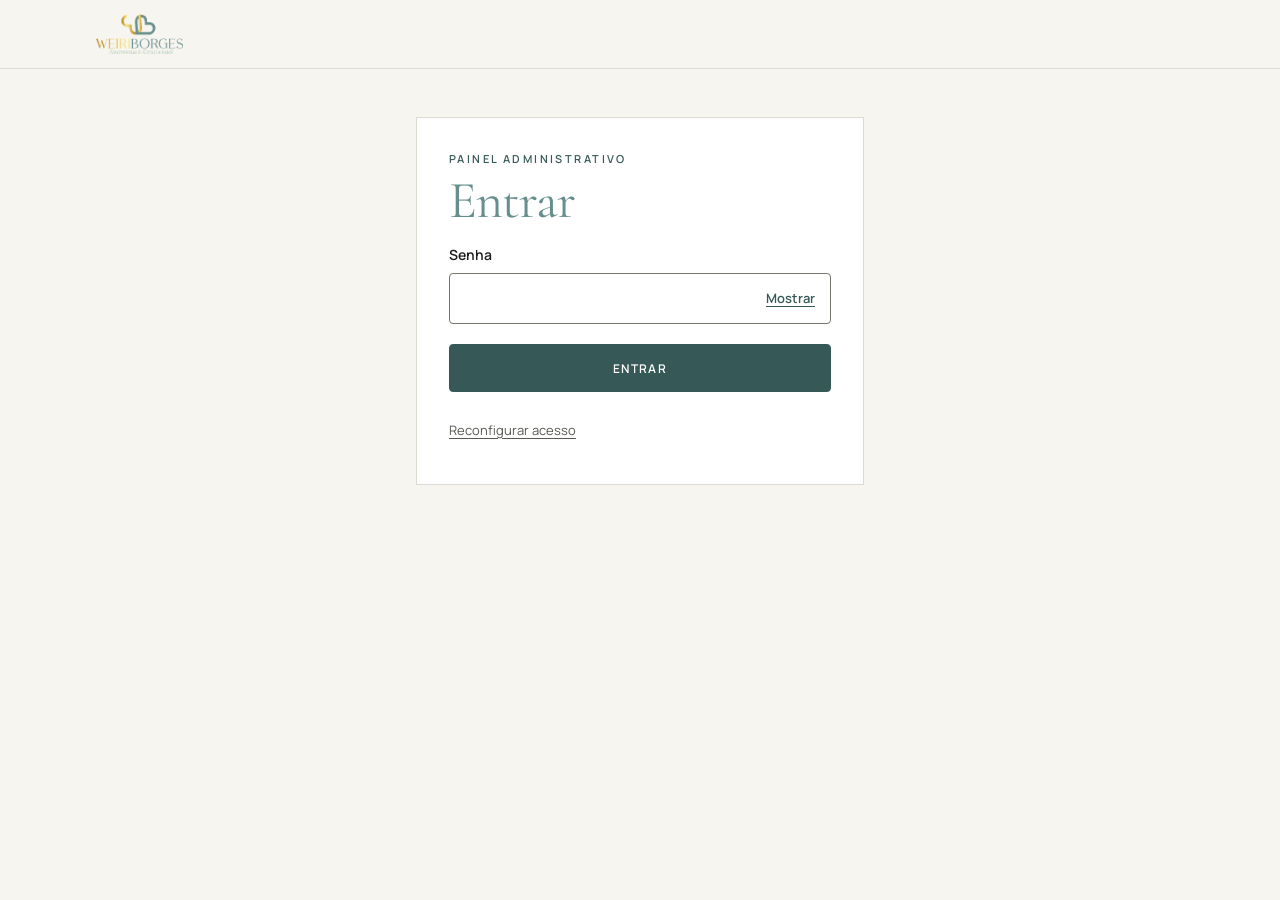
<file: admin/index.html>
<!doctype html>
<html lang="pt-BR">
  <head>
    <meta charset="utf-8">
    <meta name="viewport" content="width=device-width, initial-scale=1">
    <meta http-equiv="Content-Security-Policy" content="default-src 'none'; script-src 'self'; style-src 'self'; img-src 'self'; font-src 'self'; connect-src 'self' https://api.github.com; object-src 'none'; base-uri 'none'; form-action 'none'">
    <meta name="robots" content="noindex, nofollow">
    <meta name="referrer" content="no-referrer">
    <meta name="theme-color" content="#668E8D">
    <title>Painel | Weiri Borges</title>
    <link rel="icon" href="../assets/icons/favicon.svg" type="image/svg+xml" sizes="any">
    <link rel="stylesheet" href="admin.css?v=20261020-2">
    <script src="../js/config.js?v=20261020-2" defer></script>
    <script src="admin.js?v=20261020-2" defer></script>
  </head>
  <body>
    <a class="skip-link" href="#conteudo">Pular para o conteúdo</a>
    <header class="admin-header">
      <div class="admin-container admin-header__layout">
        <a class="admin-brand" href="../" aria-label="Ir para o site Weiri Borges">
          <img src="../assets/images/web/logo1.png" width="393" height="180" alt="" decoding="async">
        </a>
        <div class="admin-account" hidden>
          <button class="admin-link-button" type="button" id="botao-sair">Sair</button>
        </div>
      </div>
    </header>

    <main id="conteudo" class="admin-container admin-main" tabindex="-1">
      <noscript><p class="admin-card">Ative o JavaScript para usar o painel.</p></noscript>

      <section class="admin-view" data-view="loading" aria-label="Carregando">
        <p class="admin-loading"><span class="admin-spinner" aria-hidden="true"></span>Carregando…</p>
      </section>

      <section class="admin-view admin-card admin-card--narrow" data-view="setup" aria-labelledby="setup-titulo" hidden>
        <p class="admin-eyebrow">Primeiro acesso</p>
        <h1 id="setup-titulo">Configurar o painel</h1>
        <p class="admin-hint">Feito uma única vez por quem mantém o site. Cole a chave de acesso do GitHub e defina a senha que a cliente vai usar. A chave fica gravada no site criptografada com essa senha. Passo a passo em <code>PAINEL.md</code>.</p>
        <form id="form-setup" class="admin-form" novalidate>
          <div class="admin-field">
            <label for="setup-token">Chave de acesso do GitHub (token)</label>
            <input id="setup-token" name="token" type="password" autocomplete="off" spellcheck="false" required maxlength="300" aria-describedby="setup-token-ajuda setup-token-erro">
            <p class="admin-hint" id="setup-token-ajuda">Token <em>fine-grained</em> com acesso somente a este repositório e permissão <em>Contents: Read and write</em>.</p>
            <p class="admin-error" id="setup-token-erro"></p>
          </div>
          <div class="admin-field">
            <label for="setup-senha">Senha do painel</label>
            <div class="admin-password">
              <input id="setup-senha" name="password" type="password" autocomplete="new-password" required minlength="10" maxlength="200" aria-describedby="setup-senha-ajuda setup-senha-erro">
              <button class="admin-link-button" type="button" data-toggle-password="setup-senha" aria-controls="setup-senha" aria-pressed="false">Mostrar</button>
            </div>
            <p class="admin-hint" id="setup-senha-ajuda">Mínimo de 10 caracteres. Use uma frase fácil de lembrar e difícil de adivinhar.</p>
            <p class="admin-error" id="setup-senha-erro"></p>
          </div>
          <div class="admin-field">
            <label for="setup-confirmar">Confirmar senha</label>
            <input id="setup-confirmar" name="confirm" type="password" autocomplete="new-password" required maxlength="200" aria-describedby="setup-confirmar-erro">
            <p class="admin-error" id="setup-confirmar-erro"></p>
          </div>
          <button class="admin-button" type="submit">Salvar configuração</button>
          <p class="admin-status" id="setup-status" role="status" aria-live="polite"></p>
        </form>
        <button class="admin-link-button" type="button" data-show-view="login" id="voltar-login" hidden>Voltar ao login</button>
      </section>

      <section class="admin-view admin-card admin-card--narrow" data-view="login" aria-labelledby="login-titulo" hidden>
        <p class="admin-eyebrow">Painel administrativo</p>
        <h1 id="login-titulo">Entrar</h1>
        <form id="form-login" class="admin-form" novalidate>
          <div class="admin-field">
            <label for="login-senha">Senha</label>
            <div class="admin-password">
              <input id="login-senha" name="password" type="password" autocomplete="current-password" required maxlength="200">
              <button class="admin-link-button" type="button" data-toggle-password="login-senha" aria-controls="login-senha" aria-pressed="false">Mostrar</button>
            </div>
          </div>
          <button class="admin-button" type="submit">Entrar</button>
          <p class="admin-status" id="login-status" role="status" aria-live="polite"></p>
        </form>
        <button class="admin-link-button admin-subtle" type="button" data-show-view="setup">Reconfigurar acesso</button>
      </section>

      <section class="admin-view" data-view="panel" aria-labelledby="painel-titulo" hidden>
        <div class="admin-intro">
          <p class="admin-eyebrow">Banner principal</p>
          <h1 id="painel-titulo" tabindex="-1">Transmissão ao vivo</h1>
        </div>

        <div class="admin-card admin-summary" aria-live="polite">
          <div>
            <p class="admin-pill" id="situacao" data-active="false"><span class="admin-pill__dot" aria-hidden="true"></span><span id="situacao-texto">Fora do ar</span></p>
            <p class="admin-summary__meta" id="atualizado-em"></p>
          </div>
          <button class="admin-button" type="button" id="botao-alternar">Publicar agora</button>
        </div>

        <div class="admin-grid">
          <form id="form-live" class="admin-card admin-form" novalidate aria-labelledby="form-live-titulo">
            <h2 id="form-live-titulo">Dados da transmissão</h2>
            <div class="admin-field">
              <label for="live-titulo">Título <span aria-hidden="true">*</span></label>
              <input id="live-titulo" name="title" type="text" maxlength="80" autocomplete="off" required aria-describedby="live-titulo-ajuda live-titulo-erro">
              <p class="admin-hint" id="live-titulo-ajuda">Ex.: Cerimônia de casamento. Até 80 caracteres.</p>
              <p class="admin-error" id="live-titulo-erro"></p>
            </div>
            <div class="admin-field">
              <label for="live-descricao">Descrição curta</label>
              <textarea id="live-descricao" name="description" rows="3" maxlength="200" autocomplete="off" aria-describedby="live-descricao-ajuda live-descricao-erro"></textarea>
              <p class="admin-hint" id="live-descricao-ajuda">Ex.: Acompanhe esse momento especial ao vivo. Até 200 caracteres.</p>
              <p class="admin-error" id="live-descricao-erro"></p>
            </div>
            <div class="admin-field">
              <label for="live-url">Link da transmissão <span aria-hidden="true">*</span></label>
              <input id="live-url" name="url" type="url" inputmode="url" maxlength="500" autocomplete="off" spellcheck="false" placeholder="https://www.youtube.com/live/..." required aria-describedby="live-url-ajuda live-url-erro">
              <p class="admin-hint" id="live-url-ajuda">Cole o link do YouTube, Instagram ou outra plataforma. Precisa começar com https://</p>
              <p class="admin-error" id="live-url-erro"></p>
            </div>
            <div class="admin-field">
              <label for="live-botao">Texto do botão <span aria-hidden="true">*</span></label>
              <input id="live-botao" name="button_text" type="text" maxlength="40" autocomplete="off" required aria-describedby="live-botao-ajuda live-botao-erro">
              <p class="admin-hint" id="live-botao-ajuda">Ex.: Assistir à cerimônia. Até 40 caracteres.</p>
              <p class="admin-error" id="live-botao-erro"></p>
            </div>
            <div class="admin-switch">
              <input id="live-ativa" name="is_active" type="checkbox" role="switch" aria-describedby="live-ativa-ajuda">
              <label for="live-ativa">Exibir no site</label>
              <p class="admin-hint" id="live-ativa-ajuda">Ligado: o destaque aparece no banner cerca de 1 minuto após salvar. Desligado: fica oculto.</p>
            </div>
            <div class="admin-actions">
              <button class="admin-button" type="submit" id="botao-salvar">Salvar alterações</button>
              <p class="admin-dirty" id="aviso-alteracoes" hidden>Há alterações não salvas.</p>
            </div>
          </form>

          <div class="admin-preview">
            <h2 class="admin-preview__title">Prévia no banner</h2>
            <p class="admin-hint" id="previa-aviso"></p>
            <div class="admin-preview__stage">
              <aside class="hero-live" aria-label="Prévia da transmissão ao vivo">
                <p class="hero-live__badge"><span class="hero-live__dot" aria-hidden="true"></span>Ao vivo</p>
                <div class="hero-live__body">
                  <p class="hero-live__title" id="previa-titulo"></p>
                  <p class="hero-live__text" id="previa-descricao"></p>
                </div>
                <a class="hero-live__link" id="previa-link" target="_blank" rel="noopener noreferrer"><span id="previa-botao"></span> <span aria-hidden="true">↗</span><span class="visually-hidden"> (abre em nova aba)</span></a>
              </aside>
            </div>
            <a class="admin-link" href="../" target="_blank" rel="noopener">Ver o site <span aria-hidden="true">↗</span><span class="visually-hidden"> (abre em nova aba)</span></a>

            <details class="admin-card admin-details">
              <summary>Trocar a senha do painel</summary>
              <form id="form-senha" class="admin-form" novalidate>
                <div class="admin-field">
                  <label for="nova-senha">Nova senha</label>
                  <input id="nova-senha" name="password" type="password" autocomplete="new-password" required minlength="10" maxlength="200" aria-describedby="nova-senha-ajuda nova-senha-erro">
                  <p class="admin-hint" id="nova-senha-ajuda">Mínimo de 10 caracteres.</p>
                  <p class="admin-error" id="nova-senha-erro"></p>
                </div>
                <div class="admin-field">
                  <label for="nova-confirmar">Confirmar nova senha</label>
                  <input id="nova-confirmar" name="confirm" type="password" autocomplete="new-password" required maxlength="200" aria-describedby="nova-confirmar-erro">
                  <p class="admin-error" id="nova-confirmar-erro"></p>
                </div>
                <button class="admin-button admin-button--ghost" type="submit">Trocar senha</button>
              </form>
            </details>
          </div>
        </div>
      </section>

      <p class="admin-status admin-status--global" id="admin-status" role="status" aria-live="polite"></p>
    </main>
  </body>
</html>
</file>
<file: css/style.css>
/* Fontes abertas auto-hospedadas; licenças em assets/fonts. */
@font-face { font-family: "Cormorant Garamond"; src: url("../assets/fonts/cormorant-regular.ttf") format("truetype"); font-weight: 400; font-style: normal; font-display: swap; }
@font-face { font-family: "Cormorant Garamond"; src: url("../assets/fonts/cormorant-italic.ttf") format("truetype"); font-weight: 400; font-style: italic; font-display: swap; }
@font-face { font-family: "Manrope"; src: url("../assets/fonts/manrope-regular.ttf") format("truetype"); font-weight: 400 500; font-style: normal; font-display: swap; }
@font-face { font-family: "Manrope"; src: url("../assets/fonts/manrope-semibold.ttf") format("truetype"); font-weight: 600 700; font-style: normal; font-display: swap; }

/* 1. Identidade, escalas e sistema dourado único. */
:root {
  color-scheme: light;
  --color-brand: #668e8d;
  --color-background: #f7f5f0;
  --color-text: #1d1d1b;
  --color-white: #ffffff;
  --color-muted: #595953;
  --color-action: #365958;
  --color-border: #dedbd3;
  /* Um único dourado, em duas afinações: a clara para fundos verdes, a escura para fundos claros. */
  --gold-soft: linear-gradient(90deg, #cfae78 0%, #e8d3a6 30%, #fdf5e0 50%, #e6cea0 72%, #d3b47f 100%);
  --gold-light: var(--gold-soft);
  --gold: var(--gold-light);
  --gold-fallback: #e3c896;
  --title: var(--color-brand);
  --font-body: "Manrope", system-ui, -apple-system, BlinkMacSystemFont, "Segoe UI", sans-serif;
  --font-heading: "Cormorant Garamond", Georgia, "Times New Roman", serif;
  --text-small: 0.875rem;
  --text-body: 1rem;
  --space-1: 0.25rem;
  --space-2: 0.5rem;
  --space-3: 0.75rem;
  --space-4: 1rem;
  --space-6: 1.5rem;
  --space-8: 2rem;
  --space-12: 3rem;
  --space-16: 4rem;
  --space-24: 6rem;
  --container-max: 87.5rem;
  --container-gutter: 1.25rem;
  --header-h: 4.75rem;
  --section-space: clamp(3.5rem, 6vw, 5.5rem);
  --section-space-lg: clamp(4rem, 7vw, 6.5rem);
  --display-xl: clamp(2.5rem, 1rem + 4.2vw, 4.75rem);
  --display-l: clamp(2.125rem, 1rem + 3vw, 3.75rem);
  --display-m: clamp(1.875rem, 1rem + 2.2vw, 3rem);
  --radius: 0.25rem;
  --transition: 160ms ease;
  --line: 1px solid rgba(29, 29, 27, 0.22);
}
/* Seções sobre o verde #668E8D: título branco e dourado claro. */
.identity-band, .mission, .experience, .story, .contact__invitation, .site-footer {
  --title: var(--color-white);
  --gold: var(--gold-soft);
  --gold-fallback: #e3c896;
  color: var(--color-white);
}

/* 2. Reset e elementos. */
*,
*::before,
*::after { box-sizing: border-box; }
body, h1, h2, h3, h4, h5, h6, p, figure, blockquote, dl, dd { margin: 0; }
html { -webkit-text-size-adjust: 100%; scroll-padding-top: calc(var(--header-h) + 0.5rem); }
body {
  min-width: 0;
  min-height: 100vh;
  min-height: 100svh;
  display: flex;
  flex-direction: column;
  background: var(--color-background);
  color: var(--color-text);
  font-family: var(--font-body);
  font-size: var(--text-body);
  line-height: 1.7;
  overflow-wrap: break-word;
  overflow-x: clip;
}
main { flex: 1; overflow-x: clip; }
[hidden] { display: none !important; }
img, picture, svg, video { display: block; max-width: 100%; }
img, video { height: auto; }
button, input, select, textarea { font: inherit; }
button { cursor: pointer; }
textarea { resize: vertical; }
h1, h2, h3, h4, h5, h6 {
  color: var(--title);
  font-family: var(--font-heading);
  font-weight: 400;
  line-height: 1.05;
  letter-spacing: -0.025em;
  text-wrap: balance;
}
/* Destaque dourado com gradiente (texto). */
h1 em, h2 em, h3 em, .story__milestones dt, .signature span {
  color: var(--gold-fallback);
  background-image: var(--gold);
  -webkit-background-clip: text;
  background-clip: text;
  -webkit-text-fill-color: transparent;
  -webkit-box-decoration-break: clone;
  box-decoration-break: clone;
  font-style: italic;
}
p { max-width: 65ch; }
a {
  color: var(--color-action);
  text-underline-offset: 0.2em;
  text-decoration-thickness: 0.08em;
}
a:hover { text-decoration-thickness: 0.14em; }
:focus-visible { outline: 3px solid var(--color-action); outline-offset: 4px; }
::selection { background: var(--color-brand); color: var(--color-text); }

/* 3. Layout e utilitários. */
.container {
  width: min(var(--container-max), calc(100% - 2 * var(--container-gutter)));
  margin-inline: auto;
}
.section { padding-block: var(--section-space); }
.flow > * + * { margin-block-start: var(--flow-space, var(--space-6)); }
.signature { display: flex; flex-wrap: wrap; align-items: center; gap: 0.4rem 0.9rem; max-width: none; font-size: 0.6875rem; font-weight: 600; letter-spacing: 0.22em; text-transform: uppercase; }
.signature span { font-style: normal; }
.icon { width: 1.5rem; height: 1.5rem; flex-shrink: 0; }
.visually-hidden {
  position: absolute;
  width: 1px;
  height: 1px;
  padding: 0;
  margin: -1px;
  overflow: hidden;
  clip-path: inset(50%);
  white-space: nowrap;
  border: 0;
}
.skip-link {
  position: absolute;
  z-index: 100;
  inset-block-start: var(--space-4);
  inset-inline-start: var(--space-4);
  padding: var(--space-3) var(--space-4);
  background: var(--color-white);
  transform: translateY(calc(-100% - var(--space-8)));
}
.skip-link:focus { transform: translateY(0); }

/* 4. Botões: verde em fundo claro, branco em fundo verde; detalhe dourado em gradiente. */
.button {
  display: inline-flex;
  align-items: center;
  justify-content: center;
  gap: var(--space-2);
  min-height: 2.75rem;
  max-width: 100%;
  padding: var(--space-3) var(--space-6);
  border: 1px solid var(--color-brand);
  border-radius: var(--radius);
  background-color: var(--color-brand);
  background-image: var(--gold-light);
  background-repeat: no-repeat;
  background-position: left bottom;
  background-size: 100% 3px;
  color: var(--color-white);
  font-size: 0.75rem;
  font-weight: 600;
  letter-spacing: 0.12em;
  line-height: 1.4;
  text-align: center;
  text-transform: uppercase;
  text-decoration: none;
  transition: background-color var(--transition), color var(--transition), border-color var(--transition);
}
.button:hover { background-color: var(--color-action); border-color: var(--color-action); color: var(--color-white); }
.button:disabled { opacity: 0.55; cursor: not-allowed; }
.button:disabled:hover { background-color: var(--color-brand); border-color: var(--color-brand); }

/* 5. Header fixo (sticky): permanece visível no scroll sem deslocar o conteúdo. */
.site-header { position: sticky; top: 0; z-index: 50; padding-block: 0.875rem; border-bottom: 1px solid var(--color-border); background: rgba(247, 245, 240, 0.96); transition: background-color var(--transition), border-color var(--transition); }
@supports (backdrop-filter: blur(1px)) {
  .site-header { background: rgba(247, 245, 240, 0.9); -webkit-backdrop-filter: blur(10px); backdrop-filter: blur(10px); }
  .site-header.is-scrolled { background: rgba(247, 245, 240, 0.96); }
}
.site-header.is-scrolled { border-bottom-color: rgba(211, 180, 127, 0.6); }
.header-layout { display: flex; align-items: center; justify-content: space-between; flex-wrap: wrap; gap: var(--space-4) var(--space-6); }
.brand { display: inline-flex; align-items: center; min-height: 2.75rem; color: var(--color-brand); text-decoration: none; }
/* Logo do cabeçalho: altura fixa, largura proporcional; contain evita distorção se a largura for limitada. */
.brand__logo { width: auto; height: clamp(2.75rem, 2.2rem + 1.4vw, 3.25rem); max-width: min(15rem, 60vw); object-fit: contain; object-position: left center; }
.menu-toggle {
  display: inline-flex;
  align-items: center;
  justify-content: center;
  gap: var(--space-3);
  min-height: 2.75rem;
  padding: var(--space-2);
  border: 0;
  background: transparent;
  color: var(--color-text);
  font-size: 0.6875rem;
  font-weight: 600;
  letter-spacing: 0.2em;
  text-transform: uppercase;
}
.menu-toggle__icon { position: relative; width: 1.5rem; height: 0.75rem; }
.menu-toggle__icon::before, .menu-toggle__icon::after {
  content: "";
  position: absolute;
  inset-inline: 0;
  height: 1px;
  background: currentColor;
  transition: transform var(--transition);
}
.menu-toggle__icon::before { top: 2px; }
.menu-toggle__icon::after { top: 10px; }
.menu-toggle[aria-expanded="true"] .menu-toggle__icon::before { transform: translateY(4px) rotate(45deg); }
.menu-toggle[aria-expanded="true"] .menu-toggle__icon::after { transform: translateY(-4px) rotate(-45deg); }
.site-nav { width: 100%; padding-block-start: var(--space-4); border-top: 1px solid var(--color-border); }
.site-nav__list { display: grid; gap: var(--space-1); list-style: none; padding: 0; margin: 0; }
.site-nav__list a { display: flex; align-items: center; min-height: 2.75rem; padding-block: var(--space-2); color: var(--color-text); text-decoration: none; font-size: var(--text-small); }
.site-nav__list a:hover { color: var(--color-action); text-decoration: underline; }
.header-cta { display: inline-flex; align-items: center; gap: var(--space-4); min-height: 2.75rem; margin-block-start: var(--space-4); padding-block-end: 0.125rem; background-image: var(--gold-light); background-repeat: no-repeat; background-position: left bottom; background-size: 100% 2px; font-size: 0.6875rem; font-weight: 600; letter-spacing: 0.16em; text-transform: uppercase; text-decoration: none; }
.header-cta:hover { color: var(--color-brand); }
@media (max-width: 69.99rem) {
  .menu-ready .site-nav { position: absolute; top: 100%; right: 0; width: min(25rem, 100%); padding: 2rem; max-height: calc(100svh - 5.5rem); overflow-y: auto; background: var(--color-background); border: 1px solid var(--color-border); }
  .menu-ready .site-nav__list a { font-family: var(--font-heading); font-size: 1.875rem; letter-spacing: -0.01em; padding-block: 0.375rem; }
}
@media (min-width: 70rem) {
  .header-layout { flex-wrap: nowrap; gap: var(--space-6); }
  .site-nav { display: flex; align-items: center; justify-content: flex-end; gap: var(--space-8); width: auto; padding: 0; border: 0; }
  .site-nav__list { display: flex; gap: 1.5rem; }
  .site-nav__list a { min-height: 2.75rem; font-size: 0.6875rem; font-weight: 500; letter-spacing: 0.16em; text-transform: uppercase; }
  .header-cta { margin: 0; white-space: nowrap; }
}
@media (prefers-reduced-motion: no-preference) {
  .menu-ready .site-nav:not([hidden]) { animation: drawer-enter 220ms ease-out; }
  @keyframes drawer-enter { from { opacity: 0; transform: translateX(1rem); } to { opacity: 1; transform: translateX(0); } }
}

/* 6. Hero: a fotografia de corpo inteiro desce até tocar a faixa abaixo; o logo ocupa o lugar do antigo círculo. */
.hero { position: relative; overflow: clip; padding: 0; }
.hero__layout { display: grid; gap: 0; align-items: end; }
.hero__content { min-width: 0; padding-block: clamp(2.5rem, 6vw, 4rem) var(--space-8); }
.hero h1 { font-size: var(--display-xl); line-height: 0.96; letter-spacing: -0.035em; text-wrap: initial; }
.hero__line { display: block; }
.hero h1 .hero__line--accent { margin-block-start: 0.16em; font-size: 0.78em; line-height: 1; letter-spacing: -0.03em; }
.hero__description { max-width: 34ch; margin-block-start: clamp(1.25rem, 2.5vw, 2rem); color: var(--color-muted); font-size: 1.0625rem; line-height: 1.85; }
.hero__actions { display: flex; flex-direction: column; align-items: flex-start; gap: var(--space-6); margin-block-start: var(--space-8); }
.hero__primary { gap: var(--space-6); min-height: 3.5rem; padding-inline: 1.75rem; border-radius: 0.375rem; }
.hero__primary .icon { width: 1.25rem; height: 1.25rem; }
.hero__secondary { display: inline-flex; align-items: center; gap: var(--space-3); min-height: 2.75rem; font-size: 0.6875rem; font-weight: 600; letter-spacing: 0.14em; text-transform: uppercase; text-decoration-thickness: 1px; text-underline-offset: 0.6em; }
.hero__media { position: relative; isolation: isolate; display: flex; justify-content: center; align-items: flex-end; min-width: 0; line-height: 0; }
.hero__logo { position: absolute; z-index: 0; left: 50%; top: 8%; width: min(112%, 40rem); transform: translateX(-50%); opacity: 0.92; pointer-events: none; }
.hero__logo img { width: 100%; height: auto; }
.hero__photo { position: relative; z-index: 1; }
/* Largura proporcional à altura; se a largura for limitada, recorta as laterais e preserva o rosto no alto. */
.hero__image { display: block; width: auto; max-width: 100%; height: clamp(22rem, 108vw, 30rem); object-fit: cover; object-position: 50% 15%; }

/* Destaque "Ao vivo": oculto por padrão; js/live.js exibe somente com transmissão ativa e válida. */
.hero-live { display: grid; grid-template-columns: minmax(0, 1fr); gap: var(--space-2); max-width: 32rem; margin-block-end: clamp(1.25rem, 2.5vw, 2rem); padding: 0.875rem 1.125rem; border: 1px solid var(--color-border); border-inline-start: 2px solid #d3b47f; background: rgba(255, 255, 255, 0.72); line-height: 1.5; }
.hero-live__badge { display: inline-flex; align-items: center; gap: 0.5rem; max-width: none; color: var(--color-action); font-size: 0.625rem; font-weight: 600; letter-spacing: 0.22em; text-transform: uppercase; }
.hero-live__dot { width: 0.4375rem; height: 0.4375rem; border-radius: 50%; background: #a8473b; box-shadow: 0 0 0 0 rgba(168, 71, 59, 0.45); }
.hero-live__body { min-width: 0; }
.hero-live__title { max-width: none; color: var(--color-brand); font-family: var(--font-heading); font-size: clamp(1.25rem, 1rem + 0.6vw, 1.5rem); line-height: 1.15; letter-spacing: -0.015em; }
.hero-live__text { max-width: 44ch; margin-block-start: 0.25rem; color: var(--color-muted); font-size: 0.875rem; }
.hero-live__link { display: inline-flex; align-items: center; gap: var(--space-3); justify-self: start; min-height: 2.75rem; color: var(--color-action); font-size: 0.6875rem; font-weight: 600; letter-spacing: 0.14em; text-transform: uppercase; text-decoration-thickness: 1px; text-underline-offset: 0.5em; }
.hero-live__link:hover { color: var(--color-brand); }
@media (min-width: 30rem) {
  .hero-live { grid-template-columns: minmax(0, 1fr) auto; column-gap: var(--space-6); align-items: end; }
  .hero-live__badge { grid-column: 1 / -1; }
  .hero-live__link { justify-self: end; }
}
@media (prefers-reduced-motion: no-preference) {
  .hero-live:not([hidden]) { animation: live-enter 420ms ease-out; }
  .hero-live__dot { animation: live-pulse 2s ease-out infinite; }
  @keyframes live-enter { from { opacity: 0; transform: translateY(-6px); } to { opacity: 1; transform: translateY(0); } }
  @keyframes live-pulse { 0% { box-shadow: 0 0 0 0 rgba(168, 71, 59, 0.45); } 70%, 100% { box-shadow: 0 0 0 0.5rem rgba(168, 71, 59, 0); } }
}
@media (min-width: 64rem) {
  .hero__layout { grid-template-columns: minmax(0, 45fr) minmax(0, 55fr); column-gap: clamp(1rem, 3vw, 4rem); min-height: calc(100svh - var(--header-h)); }
  .hero__content { align-self: center; padding-block: 2rem 3rem; }
  .hero__image { height: clamp(30rem, calc(100svh - var(--header-h) - 2.5rem), 50rem); }
  .hero__logo { top: 4%; width: min(118%, 46rem); }
}

/* Faixa de identidade: dourado em gradiente sobre o verde. */
.identity-band { display: flex; align-items: center; justify-content: space-between; gap: 1.5rem; overflow: hidden; padding: 1.125rem var(--container-gutter); background: var(--color-brand); font-size: 0.75rem; font-weight: 600; letter-spacing: 0.26em; text-transform: uppercase; }
.identity-band span { white-space: nowrap; color: var(--gold-fallback); background-image: var(--gold); -webkit-background-clip: text; background-clip: text; -webkit-text-fill-color: transparent; }
.identity-band i { flex: 1 1 1rem; min-width: 1rem; height: 1px; background-image: var(--gold); opacity: 0.8; }
.identity-band i:nth-of-type(n+3), .identity-band span:nth-of-type(n+3) { display: none; }
@media (max-width: 47.99rem) {
  .identity-band { flex-wrap: wrap; justify-content: center; gap: 0.25rem 1.25rem; letter-spacing: 0.2em; text-align: center; }
  .identity-band i { display: none !important; }
}
@media (min-width: 80rem) {
  .identity-band i:nth-of-type(n+3), .identity-band span:nth-of-type(n+3) { display: block; }
}

/* 7. Sobre: título mais baixo, destaques e galeria de 12 fotografias. */
.about { background: var(--color-white); padding-block: calc(var(--section-space-lg) + clamp(1.5rem, 4vw, 4rem)) var(--section-space-lg); }
.about h2 { max-width: 15ch; font-size: var(--display-l); line-height: 1; }
.about__mission { max-width: 46ch; margin-block-start: var(--space-6); color: var(--color-muted); line-height: 1.85; }
.about__highlights { display: grid; grid-template-columns: repeat(2, minmax(0, 1fr)); gap: var(--space-6); margin-block-start: var(--space-8); }
.about__highlight { display: flex; flex-direction: column; align-items: flex-start; padding-block-start: var(--space-4); border-top: var(--line); }
.about__highlight dd { order: -1; padding-block-end: 0.18em; color: var(--color-brand); font-family: var(--font-heading); line-height: 0.9; }
.about__highlight dt { max-width: 22ch; margin-block-start: var(--space-3); color: var(--color-muted); font-size: 0.8125rem; line-height: 1.6; }
.about__number { font-size: clamp(3rem, 5vw, 4.5rem); letter-spacing: -0.04em; }
.about__unit { margin-inline-start: 0.25rem; font-size: 1.25rem; font-style: italic; }
.gallery { display: grid; grid-template-columns: repeat(2, minmax(0, 1fr)); gap: 0.75rem; max-width: 74rem; margin: var(--space-12) auto 0; }
.gallery__item { position: relative; overflow: hidden; aspect-ratio: 1; min-width: 0; background: var(--color-border); }
.gallery__item img, .gallery__item picture { width: 100%; height: 100%; }
.gallery__item img { object-fit: cover; object-position: 50% 50%; }
/* Fotos verticais (2:3) em células quadradas/5:4: enquadramento que preserva os rostos. */
.gallery__item--1 img { object-position: 50% 42%; }
.gallery__item--2 img { object-position: 50% 32%; }
.gallery__item--3 img { object-position: 50% 62%; }
.gallery__item--4 img { object-position: 50% 24%; }
.gallery__item--5 img { object-position: 50% 28%; }
.gallery__item--6 img { object-position: 50% 34%; }
.gallery__item--7 img { object-position: 50% 30%; }
.gallery__item--8 img { object-position: 50% 44%; }
.gallery__item--9 img { object-position: 50% 28%; }
@media (min-width: 48rem) {
  .gallery { grid-template-columns: repeat(3, minmax(0, 1fr)); gap: 1rem; }
  .gallery__item { aspect-ratio: 5 / 4; }
  .gallery__item--4, .gallery__item--5, .gallery__item--6 { aspect-ratio: 1; }
}
@media (min-width: 64rem) {
  .about__head { display: grid; grid-template-columns: repeat(12, minmax(0, 1fr)); column-gap: 1.5rem; align-items: end; }
  .about h2 { grid-column: 1 / 8; }
  .about__mission { grid-column: 1 / 8; grid-row: 2; }
  .about__highlights { grid-column: 9 / 13; grid-row: 1 / span 2; margin-block-start: 0; }
}

/* Missão: frase centralizada, com bastante respiro. */
.mission { background: var(--color-brand); padding-block: var(--section-space) calc(var(--section-space) + clamp(2rem, 5vw, 4.5rem)); text-align: center; }
/* Destaque em dourado claro em todas as larguras. */
.mission__quote em { color: var(--gold-fallback); background-image: var(--gold); -webkit-background-clip: text; background-clip: text; -webkit-text-fill-color: transparent; }
.mission__quote { max-width: 22ch; margin-inline: auto; color: var(--color-white); font-family: var(--font-heading); font-size: clamp(2rem, 1rem + 4vw, 4.5rem); line-height: 1.04; letter-spacing: -0.03em; text-wrap: balance; }

/* Panorâmicas: fotografias largas que atravessam a fronteira entre duas seções. */
.panorama { position: relative; z-index: 1; width: min(var(--container-max), calc(100% - 2 * var(--container-gutter))); margin-inline: auto; }
.panorama img { width: 100%; height: clamp(13rem, 32vw, 24rem); object-fit: cover; background: var(--color-brand); }
.panorama--table { margin-block-start: calc(-1 * clamp(2rem, 5vw, 4.5rem)); }
.panorama--table img { object-position: 50% 28%; }
/* Desktop: faixa mais baixa e larga; enquadra pelo alto para não cortar as cabeças. */
@media (min-width: 64rem) { .panorama--table img { object-position: 50% 4%; } }

/* 8. Curadoria: título em duas linhas, sequência tipográfica e frase central. */
.curation { background: var(--color-background); padding-block: var(--section-space-lg); }
.curation__layout { display: grid; gap: var(--space-12); }
.curation__intro, .curation__path { min-width: 0; }
.curation h2 { font-size: var(--display-l); line-height: 1.02; white-space: nowrap; }
.curation h2 em { display: block; }
.curation__description { max-width: 42ch; margin-block-start: var(--space-6); color: var(--color-muted); line-height: 1.9; }
.curation__figure { margin-block-start: var(--space-8); }
.curation__figure img { width: 100%; aspect-ratio: 4 / 3; object-fit: cover; object-position: 50% 58%; background: var(--color-brand); }
.curation__path { list-style: none; padding: 0; margin: 0; border-top: var(--line); }
.curation__path li { display: grid; grid-template-columns: 2.5rem minmax(0, 1fr); column-gap: var(--space-4); align-items: baseline; padding-block: clamp(0.75rem, 1.4vw, 1.125rem); border-bottom: var(--line); }
.curation__no { grid-row: 1 / 3; color: var(--color-action); font-size: 0.6875rem; font-weight: 600; letter-spacing: 0.18em; }
.curation__step { color: var(--color-brand); font-family: var(--font-heading); font-size: clamp(2rem, 1rem + 3.4vw, 3.75rem); line-height: 0.95; letter-spacing: -0.035em; overflow-wrap: anywhere; }
.curation__path li:nth-child(even) .curation__step { font-style: italic; color: var(--gold-fallback); background-image: var(--gold); -webkit-background-clip: text; background-clip: text; -webkit-text-fill-color: transparent; }
.curation__meaning { margin-block-start: var(--space-2); color: var(--color-muted); font-size: 0.875rem; }
@media (min-width: 64rem) {
  .curation__layout { grid-template-columns: repeat(12, minmax(0, 1fr)); column-gap: 1.5rem; row-gap: var(--space-12); align-items: start; }
  .curation__intro { grid-column: 1 / 7; }
  .curation__path { grid-column: 8 / 13; }
  .curation__figure img { aspect-ratio: 16 / 9; }
}

/* 9. Serviços: título, descrição e três boxes lado a lado. */
.services { background: var(--color-white); padding-block: var(--section-space-lg); }
.services__intro { padding-block-end: var(--space-8); }
.services h2 { max-width: 14ch; font-size: var(--display-l); line-height: 1; }
.services__lead { max-width: 46ch; margin-block-start: var(--space-4); color: var(--color-muted); line-height: 1.9; }
.services__grid { display: grid; grid-template-columns: minmax(0, 1fr); gap: var(--space-6); }
.service { position: relative; display: flex; flex-direction: column; min-width: 0; padding: clamp(1.75rem, 3vw, 2.5rem); border: 1px solid var(--color-border); background: var(--color-background); }
.service::before { content: ""; position: absolute; inset: -1px -1px auto -1px; height: 3px; background-image: var(--gold-light); }
.service__number { color: var(--gold-fallback); background-image: var(--gold); -webkit-background-clip: text; background-clip: text; -webkit-text-fill-color: transparent; font-family: var(--font-heading); font-size: clamp(2.5rem, 4vw, 3.5rem); font-style: italic; line-height: 0.9; }
.service h3 { margin-block-start: var(--space-4); font-size: clamp(2.25rem, 1rem + 2.6vw, 3.25rem); line-height: 0.95; letter-spacing: -0.035em; overflow-wrap: anywhere; }
.service__statement { margin-block-start: var(--space-3); color: var(--color-action); font-family: var(--font-heading); font-size: clamp(1.25rem, 1rem + 0.6vw, 1.5rem); font-style: italic; line-height: 1.25; letter-spacing: -0.015em; }
.service__description { margin-block-start: var(--space-4); color: var(--color-muted); font-size: 0.9375rem; line-height: 1.85; }
.service__description p { max-width: none; }
.service__scope { display: flex; flex-wrap: wrap; gap: var(--space-2); list-style: none; margin: var(--space-6) 0 0; padding: 0; }
.service__scope li { padding: 0.3rem 0.75rem; border: 1px solid var(--color-border); border-radius: 999px; background: var(--color-white); color: var(--color-action); font-size: 0.6875rem; font-weight: 600; letter-spacing: 0.12em; text-transform: uppercase; }
.service__link { display: inline-flex; align-items: center; gap: var(--space-3); min-height: 2.75rem; margin-block-start: auto; padding-block-start: var(--space-4); font-size: 0.6875rem; font-weight: 600; letter-spacing: 0.14em; text-transform: uppercase; }
@media (min-width: 64rem) {
  .services__grid { grid-template-columns: repeat(3, minmax(0, 1fr)); gap: 1.5rem; align-items: stretch; }
}

/* 10. Experiência: título e descrição à esquerda, cinco palavras empilhadas à direita. */
.experience { background: var(--color-brand); padding-block: var(--section-space-lg); }
.experience__layout { display: grid; gap: var(--space-8); }
.experience h2 { max-width: 15ch; font-size: var(--display-l); line-height: 1; }
.experience__lead { max-width: 42ch; margin-block-start: var(--space-6); color: var(--color-white); line-height: 1.9; }
.experience__link { display: inline-flex; align-items: center; gap: var(--space-4); min-height: 2.75rem; margin-block-start: var(--space-6); color: var(--color-white); font-size: 0.6875rem; font-weight: 600; letter-spacing: 0.14em; text-transform: uppercase; }
.experience__link:focus-visible { outline-color: var(--color-white); }
.experience__pillars { list-style: none; padding: 0; margin: 0; border-bottom: 1px solid rgba(255, 255, 255, 0.4); }
.pillar { padding-block: var(--space-4); border-top: 1px solid rgba(255, 255, 255, 0.4); }
.pillar h3 { font-size: clamp(2rem, 1rem + 2.4vw, 3.25rem); line-height: 1; letter-spacing: -0.03em; }
.pillar p { max-width: 40ch; margin-block-start: var(--space-2); color: var(--color-white); font-size: 0.875rem; line-height: 1.75; }
@media (min-width: 64rem) {
  .experience__layout { grid-template-columns: minmax(0, 1fr) minmax(0, 1fr); column-gap: var(--space-24); align-items: start; }
  .experience__intro { position: sticky; top: calc(var(--header-h) + 2rem); }
}

/* 11. Portfólio: composição assimétrica em escalas diferentes. */
.portfolio { background: var(--color-background); padding-block: var(--section-space-lg); }
.portfolio h2 { max-width: 15ch; font-size: var(--display-l); line-height: 1; }
.portfolio__gallery { display: grid; gap: var(--space-8); margin-block-start: var(--space-8); }
.portfolio__item { min-width: 0; }
.portfolio__frame { overflow: hidden; background: var(--color-border); aspect-ratio: var(--photo-ratio); }
.portfolio__frame img { display: block; width: 100%; height: 100%; object-fit: cover; }
.portfolio__item figcaption { display: flex; flex-wrap: wrap; justify-content: space-between; gap: var(--space-1) var(--space-4); margin-block-start: var(--space-3); padding-block-start: var(--space-2); border-top: var(--line); color: var(--color-muted); font-size: 0.6875rem; letter-spacing: 0.06em; line-height: 1.6; }
/* 6 fotografias verticais em composição assimétrica (3 fileiras, lados alternados). */
.portfolio__gallery { grid-template-columns: repeat(12, minmax(0, 1fr)); column-gap: var(--space-6); row-gap: var(--space-8); align-items: start; }
.portfolio__item--1 { grid-column: 1 / 8; --photo-ratio: 4 / 3; }
.portfolio__item--2 { grid-column: 9 / 13; --photo-ratio: 4 / 5; align-self: end; }
.portfolio__item--3 { grid-column: 1 / 6; --photo-ratio: 4 / 5; }
.portfolio__item--4 { grid-column: 7 / 13; --photo-ratio: 4 / 3; align-self: end; }
.portfolio__item--5 { grid-column: 1 / 6; --photo-ratio: 4 / 5; }
.portfolio__item--6 { grid-column: 7 / 13; --photo-ratio: 4 / 3; align-self: end; }
.portfolio__item--1 img { object-position: 50% 25%; }
.portfolio__item--2 img { object-position: 50% 35%; }
.portfolio__item--3 img { object-position: 50% 25%; }
.portfolio__item--4 img { object-position: 50% 35%; }
.portfolio__item--5 img { object-position: 50% 45%; }
.portfolio__item--6 img { object-position: 45% 62%; }
@media (hover: hover) and (pointer: fine) and (prefers-reduced-motion: no-preference) {
  .portfolio__frame img { transition: transform 400ms ease-out; }
  .portfolio__frame:hover img { transform: scale(1.015); }
}

/* 12. Processo: título, descrição e etapas centralizados. */
.process { background: var(--color-white); padding-block: var(--section-space); text-align: center; }
.process__intro { max-width: 52rem; margin-inline: auto; }
.process h2 { max-width: 18ch; margin-inline: auto; font-size: var(--display-l); line-height: 1; }
.process__intro > p:last-child { max-width: 44ch; margin: var(--space-4) auto 0; color: var(--color-muted); line-height: 1.9; }
.process__journey { list-style: none; margin: var(--space-8) 0 0; padding: 0; }
.process__journey li { position: relative; padding: 0 var(--space-4) var(--space-12); }
.process__journey li::after { content: ""; position: absolute; left: 50%; bottom: 0.5rem; height: 2rem; width: 1px; background: var(--color-brand); }
.process__journey li:last-child { padding-block-end: 0; }
.process__journey li:last-child::after { display: none; }
.process__number { display: inline-block; color: var(--color-action); font-size: 0.6875rem; font-weight: 600; letter-spacing: 0.18em; line-height: 1.6rem; }
.process__step h3 { margin-block-start: var(--space-2); font-size: clamp(1.75rem, 1rem + 1.6vw, 2.5rem); line-height: 1; }
.process__step p { max-width: 30ch; margin: var(--space-3) auto 0; color: var(--color-muted); font-size: var(--text-small); line-height: 1.8; }
@media (min-width: 75rem) {
  .process__journey { display: grid; grid-template-columns: repeat(5, minmax(0, 1fr)); margin-block-start: var(--space-12); }
  .process__journey li { padding: 0 var(--space-3); }
  .process__journey li::before { content: ""; position: absolute; top: 0.8rem; left: 0; right: 0; height: 1px; background: var(--color-brand); }
  .process__journey li:first-child::before { left: 50%; }
  .process__journey li:last-child::before { right: 50%; }
  .process__journey li::after, .process__journey li:last-child::after { display: none; }
  .process__number { position: relative; z-index: 1; padding-inline: 0.875rem; background: var(--color-white); }
  .process__step { margin-block-start: var(--space-6); }
}

/* 13. História: banner editorial com o logo, branco e dourado. */
.story { position: relative; overflow: hidden; background: var(--color-brand); padding-block: var(--section-space-lg); text-align: center; }
.story__banner { position: relative; z-index: 1; display: flex; flex-direction: column; align-items: center; }
.story h2 { max-width: 18ch; font-size: var(--display-l); line-height: 1.02; }
.story__text { max-width: 44ch; margin: var(--space-6) auto 0; color: var(--color-white); line-height: 1.9; }
.story__milestones { display: flex; flex-wrap: wrap; justify-content: center; gap: var(--space-8) var(--space-16); margin-block-start: var(--space-8); }
.story__milestone { position: relative; padding-block-start: var(--space-4); }
.story__milestone::before { content: ""; position: absolute; top: 0; left: 25%; right: 25%; height: 1px; background-image: var(--gold); }
.story__milestones dt { padding-block-end: 0.16em; font-family: var(--font-heading); font-size: clamp(3.5rem, 1rem + 6vw, 6rem); line-height: 0.85; letter-spacing: -0.045em; font-style: normal; }
.story__milestones dt span { font-size: 0.22em; font-style: italic; letter-spacing: 0; }
.story__milestones dd { max-width: 26ch; margin: var(--space-3) auto 0; color: var(--color-white); font-size: var(--text-small); }

/* 14. FAQ: peça de papelaria com bordas em gradiente dourado. */
.faq { background: var(--color-white); padding-block: var(--section-space-lg); }
.faq__invitation { position: relative; max-width: 62rem; margin-inline: auto; padding: clamp(2rem, 4vw, 3.5rem) clamp(1.25rem, 5vw, 4rem); border: 1px solid transparent; border-image: var(--gold-light) 1; background: var(--color-background); }
.faq__invitation::before { content: ""; position: absolute; inset: 0.5rem; border: 1px solid transparent; border-image: var(--gold-light) 1; opacity: 0.55; pointer-events: none; }
.faq__intro { text-align: center; margin-block-end: clamp(1.25rem, 3vw, 2rem); }
.faq h2 { max-width: none; font-size: clamp(2.25rem, 1rem + 3.4vw, 3.75rem); line-height: 1; letter-spacing: -0.035em; }
.faq__questions { max-width: 44rem; margin-inline: auto; border-top: 1px solid transparent; border-image: var(--gold-light) 1; }
.faq__item { border-bottom: 1px solid transparent; border-image: var(--gold-light) 1; }
.faq__question { display: grid; grid-template-columns: minmax(0, 1fr) auto; grid-template-areas: "text symbol"; align-items: center; column-gap: var(--space-6); row-gap: 0.4rem; width: 100%; min-height: 3.5rem; padding: clamp(0.875rem, 1.6vw, 1.25rem) 0; border: 0; background: transparent; color: var(--color-text); text-align: left; }
.faq__text { grid-area: text; font-family: var(--font-heading); font-size: clamp(1.25rem, 1rem + 0.9vw, 1.625rem); line-height: 1.2; letter-spacing: -0.015em; }
.faq__question:hover, .faq__question[aria-expanded="true"] { color: var(--color-brand); }
.faq__question:disabled { cursor: default; opacity: 1; }
.faq__question:disabled .faq__symbol { display: none; }
.faq__symbol { grid-area: symbol; position: relative; width: 1rem; height: 1rem; }
.faq__symbol::before, .faq__symbol::after { content: ""; position: absolute; background: currentColor; }
.faq__symbol::before { top: calc(50% - 0.5px); left: 0; width: 100%; height: 1px; }
.faq__symbol::after { left: calc(50% - 0.5px); top: 0; width: 1px; height: 100%; transition: transform 180ms ease; }
.faq__question[aria-expanded="true"] .faq__symbol::after { transform: scaleY(0); }
.faq__answer { max-width: 40rem; padding: 0 var(--space-8) var(--space-8) 0; color: var(--color-muted); font-size: var(--text-small); line-height: 1.9; }
.faq__answer p + p { margin-block-start: var(--space-4); }
.faq__signature { display: block; width: clamp(9rem, 18vw, 12rem); margin: clamp(1.5rem, 3vw, 2.25rem) auto 0; }
.faq__signature img { width: 100%; height: auto; }
@media (prefers-reduced-motion: no-preference) {
  .faq__answer:not([hidden]) { animation: faq-enter 180ms ease-out; }
  @keyframes faq-enter { from { opacity: 0.7; transform: translateY(-4px); } to { opacity: 1; transform: translateY(0); } }
}

/* 15. Contato: CTA em faixa cheia e formulário centralizado. */
.contact { background: var(--color-background); }
.contact__invitation { background: var(--color-brand); padding-block: clamp(3.5rem, 7vw, 6rem); text-align: center; }
.contact h2 { max-width: 16ch; margin-inline: auto; font-size: var(--display-xl); line-height: 0.98; letter-spacing: -0.035em; }
.contact__text { max-width: 46ch; margin: var(--space-6) auto 0; color: var(--color-white); line-height: 1.9; }
.contact__cta { margin-block-start: var(--space-8); min-height: 3.5rem; padding: 1.25rem clamp(1.25rem, 5vw, 3rem); border-color: var(--color-background); border-radius: 0.5rem; background-color: var(--color-background); background-image: var(--gold-light); color: var(--color-action); font-size: 0.8125rem; letter-spacing: 0.14em; }
.contact__cta:hover { background-color: var(--color-action); border-color: var(--color-action); color: var(--color-white); }
.contact__layout { width: min(46rem, calc(100% - 2 * var(--container-gutter))); padding-block: var(--section-space-lg); }
.contact h3 { font-size: clamp(2rem, 1.2rem + 2vw, 3rem); line-height: 1.05; text-align: center; }
.contact-form, .contact-field { min-width: 0; }
.contact-form__notice { margin: var(--space-4) auto 0; color: var(--color-muted); font-size: var(--text-small); text-align: center; }
.contact-form__required { margin-block: var(--space-4) var(--space-6); font-size: 0.75rem; color: var(--color-muted); text-align: center; max-width: none; }
.contact-form fieldset { min-width: 0; padding: 0; margin: 0; border: 0; }
.contact-form__grid { display: grid; gap: var(--space-6); }
.contact-field label { display: block; margin-block-end: var(--space-2); font-size: var(--text-small); }
.contact-field input, .contact-field textarea { display: block; width: 100%; min-width: 0; min-height: 2.875rem; padding: var(--space-3); border: 1px solid #76766f; border-radius: 0; background: var(--color-white); color: var(--color-text); }
.contact-field [aria-invalid="true"] { border-color: #922f2f; }
.contact-field__error { color: #922f2f; font-size: 0.8125rem; margin-block-start: var(--space-2); }
.contact-field__error:empty { display: none; }
.contact-field__hint { color: var(--color-muted); font-size: 0.75rem; margin-block-start: var(--space-2); }
.contact-form__honeypot { position: absolute; width: 1px; height: 1px; overflow: hidden; clip-path: inset(50%); }
.contact-form__submit { display: flex; margin: var(--space-6) auto 0; }
.contact-form__status { margin-block-start: var(--space-4); font-size: var(--text-small); color: var(--color-action); text-align: center; max-width: none; }
.contact-form__status[data-state="error"] { color: #922f2f; }
@media (min-width: 48rem) {
  .contact-form__grid { grid-template-columns: repeat(2, minmax(0, 1fr)); }
  .contact-field--full { grid-column: 1 / -1; }
}

/* 16. Footer editorial: marca, mapa ilustrativo e informações. */
.site-footer { background: var(--color-action); padding-block: clamp(2.5rem, 5vw, 4rem) var(--space-6); font-size: var(--text-small); }
.footer-layout { display: grid; gap: var(--space-8); }
.footer-mark { display: flex; align-items: center; gap: var(--space-6); padding-block-end: var(--space-6); border-bottom: 1px solid rgba(255, 255, 255, 0.3); }
.footer-logo { flex: 0 0 auto; width: clamp(12rem, 22vw, 17rem); }
.footer-logo img { width: 100%; height: auto; }
.footer-brand { max-width: none; color: var(--color-white); font-family: var(--font-heading); font-size: clamp(2.5rem, 1rem + 4.6vw, 5rem); line-height: 0.95; letter-spacing: -0.04em; }
.footer-descriptor { max-width: none; margin-block-start: var(--space-3); color: var(--gold-fallback); background-image: var(--gold); -webkit-background-clip: text; background-clip: text; -webkit-text-fill-color: transparent; font-size: 0.6875rem; font-weight: 600; letter-spacing: 0.3em; text-transform: uppercase; }
.footer-map { min-width: 0; }
.footer-map__svg { width: 100%; height: auto; border: 1px solid rgba(255, 255, 255, 0.25); background: rgba(255, 255, 255, 0.04); }
.footer-map__label { font-family: var(--font-body); font-size: 13px; font-weight: 500; letter-spacing: 0.04em; }
.footer-map__note { font-family: var(--font-body); font-size: 10px; letter-spacing: 0.06em; }
.footer-info { display: grid; gap: var(--space-8); align-content: start; }
.footer-label { margin-block-end: var(--space-3); color: var(--gold-fallback); background-image: var(--gold); -webkit-background-clip: text; background-clip: text; -webkit-text-fill-color: transparent; font-size: 0.625rem; font-weight: 600; letter-spacing: 0.24em; text-transform: uppercase; }
.footer-block p:not(.footer-label) { margin-block-end: var(--space-1); color: var(--color-white); }
.footer-contact { display: flex; flex-direction: column; align-items: flex-start; }
.footer-contact a { display: inline-flex; min-height: 2.75rem; align-items: center; color: var(--color-white); text-decoration-color: rgba(255, 255, 255, 0.5); overflow-wrap: anywhere; }
.footer-contact a:focus-visible { outline-color: var(--color-white); }
.footer-legal { max-width: none; padding-block-start: var(--space-6); border-top: 1px solid rgba(255, 255, 255, 0.3); color: var(--color-white); font-size: 0.75rem; letter-spacing: 0.06em; }
.footer-legal__sep { margin-inline: 0.4em; opacity: 0.6; }
.footer-legal__credit { white-space: nowrap; }
@media (max-width: 47.99rem) {
  .footer-legal__sep { display: none; }
  .footer-legal__credit { display: block; margin-block-start: var(--space-1); }
}
.footer-legal a { color: var(--color-white); text-decoration-color: rgba(255, 255, 255, 0.5); }
.footer-legal a:focus-visible { outline-color: var(--color-white); }
@media (min-width: 64rem) {
  .footer-layout { grid-template-columns: repeat(12, minmax(0, 1fr)); column-gap: 1.5rem; }
  .footer-mark, .footer-legal { grid-column: 1 / -1; }
  .footer-map { grid-column: 1 / 7; }
  .footer-info { grid-column: 8 / 13; }
}

/* 17. Movimento e breakpoints globais. */
@media (min-width: 48rem) {
  :root { --container-gutter: 2rem; --header-h: 5rem; }
}
@media (min-width: 75rem) {
  :root { --container-gutter: 3rem; }
}
@media (prefers-reduced-motion: no-preference) {
  [data-reveal].is-revealed { animation: editorial-enter 450ms ease-out; }
  @keyframes editorial-enter {
    from { opacity: 0.8; transform: translateY(10px); }
    to { opacity: 1; transform: translateY(0); }
  }
}
@media (prefers-reduced-motion: reduce) {
  *, *::before, *::after {
    animation: none !important;
    transition: none !important;
    scroll-behavior: auto !important;
  }
}

/* ==========================================================================
   Refinamento final — SOMENTE DESKTOP (a partir de 1025px).
   Nada abaixo altera tablet ou mobile.
   ========================================================================== */
@media (min-width: 1025px) {
  /* Dourado claro único (mesmo padrão da seção "realmente importa"). */
  :root {
    --gold-soft: linear-gradient(90deg, #cfae78 0%, #e8d3a6 30%, #fdf5e0 50%, #e6cea0 72%, #d3b47f 100%);
    --gold-light: var(--gold-soft);
    --gold-fallback: #e3c896;
  }
  .site-header.is-scrolled { border-bottom-color: rgba(211, 180, 127, 0.6); }

  /* Botões: sem linhas douradas; letras em dourado claro. */
  .button { background-image: none; }
  .hero__primary .button__label { color: var(--color-white); }
  .contact-form__submit .button__label { color: var(--gold-fallback); background-image: var(--gold); -webkit-background-clip: text; background-clip: text; -webkit-text-fill-color: transparent; }
  .contact__cta { background-image: none; }
  .header-cta { background-image: none; border-bottom: 1px solid var(--color-brand); color: var(--color-brand); }

  /* Hero: título em exatamente 3 linhas e composição mais compacta e alta. */
  .hero h1 { font-size: clamp(2.25rem, 4.2vw, 4.5rem); }
  .hero__line { white-space: nowrap; }
  .hero__line:nth-child(2), .hero__line:nth-child(3) { display: inline; }
  .hero__line--accent { margin-block-start: 0.14em; }
  .hero__layout { min-height: 0; }
  .hero__content { padding-block: 1.5rem 2rem; }
  .hero__description { margin-block-start: 1.25rem; }
  .hero__actions { margin-block-start: 1.5rem; gap: var(--space-4); }
  .hero__image { height: clamp(28rem, calc(100svh - var(--header-h) - 7rem), 44rem); }
  .hero__logo { top: 2%; width: min(112%, 38rem); }

  /* Sobre: textos à esquerda, imagens (menores) à direita. */
  .about__layout { display: grid; grid-template-columns: repeat(12, minmax(0, 1fr)); column-gap: 2rem; align-items: start; }
  .about__head { display: block; grid-column: 1 / 6; }
  .about h2 { max-width: 14ch; }
  .about__highlights { margin-block-start: var(--space-8); }
  .gallery { grid-column: 8 / 13; max-width: none; margin: 0; gap: 0.625rem; }


  /* Serviços: título e descrição centralizados. */
  .services__intro { text-align: center; }
  .services h2 { max-width: none; }
  .services__lead { margin-inline: auto; }

  /* Experiência: títulos em dourado claro. */
  .pillar h3 { color: var(--gold-fallback); background-image: var(--gold); -webkit-background-clip: text; background-clip: text; -webkit-text-fill-color: transparent; }

  /* "Histórias que merecem ser lembradas" centralizado. */
  .portfolio h2 { max-width: none; text-align: center; }

  /* História: título e descrição em 2 linhas, números empilhados. */
  .story h2 { max-width: 60rem; font-size: clamp(2rem, 1rem + 2.4vw, 3.25rem); line-height: 1.08; }
  .story__text { max-width: 58rem; }
  .story__milestones { flex-direction: column; align-items: center; gap: var(--space-6); }

  /* CTA: título e descrição em 2 linhas. */
  .contact h2 { max-width: none; font-size: clamp(2.25rem, 4.4vw, 4.25rem); white-space: nowrap; }
  .contact h2 em { display: block; }
  .contact__text { max-width: 46rem; }

  /* Footer: mapa menor; atendimento e contato lado a lado; copyright centralizado. */
  .footer-layout { grid-template-columns: repeat(12, minmax(0, 1fr)); column-gap: 2rem; row-gap: var(--space-6); align-items: start; }
  .footer-mark { grid-column: 1 / -1; padding-block-end: var(--space-4); }
  .footer-map { grid-column: 1 / 5; max-width: 18rem; }
  .footer-info { display: contents; }
  .footer-info .footer-block:first-child { grid-column: 6 / 9; }
  .footer-info .footer-contact { grid-column: 9 / 13; }
  .footer-legal { grid-column: 1 / -1; text-align: center; }
}

/* Texto com gradiente dourado: folga para o recorte não cortar hastes, cedilhas e o itálico. */
h1 em, h2 em, h3 em, .mission__quote em, .signature span, .about__unit, .curation__step, .service__number, .pillar h3, .story__milestones dt, .story__milestones dt span, .footer-label, .footer-descriptor, .button__label {
  padding: 0.14em 0.16em;
  margin: -0.14em -0.16em;
}
.story__milestones dt, .pillar h3, .service__number, .footer-label, .footer-descriptor { display: block; }
.story__milestones dt span, .about__unit { display: inline-block; }

/* Em fundo claro, o texto dourado usa só a faixa do gradiente do tan ao dourado claro (sem o centro quase branco, que fazia as letras sumirem). */
:root { --gold-text-size: 300% 100%; }
.mission, .experience, .story, .contact__invitation, .site-footer { --gold-text-size: 100% 100%; }
h1 em, h2 em, h3 em, .mission__quote em, .signature span, .about__unit, .curation__step, .service__number, .pillar h3, .story__milestones dt, .story__milestones dt span, .footer-label, .footer-descriptor {
  background-size: var(--gold-text-size);
  background-repeat: no-repeat;
}

/* Curadoria: todos os títulos da sequência em #668E8D. */
.curation__step, .curation__path li:nth-child(even) .curation__step { color: var(--color-brand); background-image: none; -webkit-text-fill-color: var(--color-brand); }

/* Experiência: títulos dos cinco pilares em branco. */
.pillar h3 { color: var(--color-white); background-image: none; -webkit-text-fill-color: var(--color-white); }

/* Títulos em fundo claro: inteiramente #668E8D (sem trecho dourado). Sobre o verde, branco + dourado. */
h1 em, h2 em, h3 em { color: var(--color-brand); background-image: none; -webkit-text-fill-color: var(--color-brand); }
.experience h2 em, .story h2 em, .contact__invitation h2 em {
  color: var(--gold-fallback);
  background-image: var(--gold);
  background-size: var(--gold-text-size);
  background-repeat: no-repeat;
  -webkit-background-clip: text;
  background-clip: text;
  -webkit-text-fill-color: transparent;
}

/* Botão de envio: texto branco. */
.contact-form__submit .button__label { color: var(--color-white); background-image: none; -webkit-text-fill-color: var(--color-white); }

/* ==========================================================================
   Refinamento final — SOMENTE MOBILE (até 767px). Nada abaixo altera tablet/desktop.
   ========================================================================== */
@media (max-width: 47.99rem) {
  /* Botões e links: sem linhas douradas. */
  .button { background-image: none; }
  .header-cta { background-image: none; }

  /* Hero: título → descrição → foto (com transição) → botão → link. */
  .identity-band { display: none; }
  .hero { background: linear-gradient(180deg, var(--color-background) 0%, var(--color-background) 45%, var(--color-white) 100%); }
  .hero__layout { justify-items: center; text-align: center; }
  .hero__content { display: contents; }
  .hero h1 { order: 1; margin-block-start: 1.75rem; text-align: center; }
  /* Ao vivo: no topo do banner, centralizado, para ser visto sem rolar a página. */
  .hero-live { order: 0; width: 100%; margin: 1.25rem auto 0; justify-items: center; text-align: center; }
  .hero-live__badge, .hero-live__link { justify-self: center; }
  .hero-live__text { margin-inline: auto; }
  .hero-live:not([hidden]) ~ h1 { margin-block-start: 1.25rem; }
  .hero__description { order: 2; margin-inline: auto; margin-block-start: 1rem; text-align: center; }
  .hero__media { order: 3; width: 100%; margin-block-start: 1rem; -webkit-mask-image: linear-gradient(180deg, #000 0%, #000 58%, transparent 100%); mask-image: linear-gradient(180deg, #000 0%, #000 58%, transparent 100%); }
  .hero__image { height: clamp(17rem, 78vw, 22rem); }
  .hero__logo { top: 4%; width: min(112%, 26rem); }
  .hero__actions { order: 4; flex-direction: column; align-items: center; margin-block-start: 0.5rem; padding-block-end: 2rem; }

  /* Sobre: sequência vertical centralizada e galeria 4 × 3. */
  .about__head { text-align: center; }
  .about h2 { max-width: none; margin-inline: auto; }
  .about__mission { margin-inline: auto; }
  .about__highlights { grid-template-columns: minmax(0, 1fr); text-align: center; }
  .about__highlight { align-items: center; }
  /* Número primeiro, descrição embaixo. */
  .about__highlight dt { max-width: none; margin-block: var(--space-2) 0; }
  .gallery { grid-template-columns: repeat(3, minmax(0, 1fr)); gap: 0.375rem; }

  /* Curadoria: título e texto centralizados; a sequência mantém o alinhamento editorial. */
  .curation__intro { text-align: center; }
  .curation h2 { margin-inline: auto; }
  .curation__description { margin-inline: auto; }

  /* Serviços. */
  .services__intro { text-align: center; }
  .services h2 { max-width: none; }
  .services__lead { margin-inline: auto; }
  .service { align-items: center; text-align: center; }
  .service__scope { justify-content: center; }
  .service__link { align-self: center; }

  /* Experiência: título e texto centralizados; a lista mantém o alinhamento editorial. */
  .experience__intro { text-align: center; }
  .experience h2 { max-width: none; margin-inline: auto; }
  .experience__lead { margin-inline: auto; }

  /* Portfólio. */
  .portfolio h2 { max-width: none; text-align: center; }

  .story h2 { max-width: none; font-size: clamp(1.625rem, 6.6vw, 2.25rem); line-height: 1.1; }
  .story__milestones { flex-direction: column; align-items: center; }

  /* FAQ. */
  .faq__text { text-align: center; }
  .faq__answer { text-align: center; margin-inline: auto; padding-inline: 0; }

  /* Formulário. */
  .contact-field label, .contact-field__hint, .contact-field__error { text-align: center; }

  /* Footer compacto e centralizado. */
  .footer-mark { justify-content: center; text-align: center; }
  .footer-map { margin-inline: auto; max-width: 15rem; }
  .footer-info { text-align: center; justify-items: center; }
  .footer-contact { align-items: center; }
  .footer-legal { text-align: center; }
}

/* Mobile: "Histórias que merecem ser lembradas" com a mesma composição assimétrica do desktop, em escala reduzida. */
@media (max-width: 47.99rem) {
  .portfolio__gallery { column-gap: 0.5rem; row-gap: 1rem; margin-block-start: var(--space-6); }
  .portfolio__item figcaption { margin-block-start: 0.375rem; padding-block-start: 0.25rem; font-size: 0.5625rem; letter-spacing: 0.04em; }
  .portfolio__item figcaption span:nth-child(2) { display: none; }
}

/* Mobile: título do hero em exatamente três linhas e descrição menor. */
@media (max-width: 47.99rem) {
  .hero h1 { font-size: clamp(1.7rem, 8.4vw, 2.5rem); }
  .hero__line { white-space: nowrap; }
  .hero__line:nth-child(2), .hero__line:nth-child(3) { display: inline; }
  .hero__description { font-size: 0.9375rem; line-height: 1.7; max-width: 30ch; }
}

/* Mobile: botões e link mais abaixo no banner. */
@media (max-width: 47.99rem) {
  .hero__actions { margin-block-start: 2.5rem; }
  /* Degradê suave (curva com várias paradas) que some por completo antes da borda: a foto não parece cortada. */
  .hero__media {
    -webkit-mask-image: linear-gradient(180deg, #000 0%, #000 42%, rgba(0, 0, 0, 0.9) 52%, rgba(0, 0, 0, 0.72) 61%, rgba(0, 0, 0, 0.5) 69%, rgba(0, 0, 0, 0.3) 76%, rgba(0, 0, 0, 0.14) 83%, rgba(0, 0, 0, 0.05) 89%, transparent 94%);
    mask-image: linear-gradient(180deg, #000 0%, #000 42%, rgba(0, 0, 0, 0.9) 52%, rgba(0, 0, 0, 0.72) 61%, rgba(0, 0, 0, 0.5) 69%, rgba(0, 0, 0, 0.3) 76%, rgba(0, 0, 0, 0.14) 83%, rgba(0, 0, 0, 0.05) 89%, transparent 94%);
  }
}

/* Mobile: menu em tela cheia e botão só com o ícone (o texto "Menu" fica acessível, porém oculto). */
@media (max-width: 47.99rem) {
  .site-header { -webkit-backdrop-filter: none; backdrop-filter: none; background: rgba(247, 245, 240, 0.98); }
  .brand, .menu-toggle { position: relative; z-index: 2; }
  .menu-toggle > span:first-child { position: absolute; width: 1px; height: 1px; margin: -1px; overflow: hidden; clip-path: inset(50%); white-space: nowrap; }
  .menu-ready .site-nav { position: fixed; inset: 0; z-index: 1; width: auto; max-height: none; overflow-y: auto; display: flex; flex-direction: column; align-items: center; justify-content: center; gap: var(--space-6); padding: calc(var(--header-h) + 1rem) var(--container-gutter) 2rem; border: 0; background: var(--color-background); text-align: center; }
  .menu-ready .site-nav[hidden] { display: none; }
  .menu-ready .site-nav__list { justify-items: center; gap: 0.25rem; }
  .menu-ready .site-nav__list a { justify-content: center; font-size: 2.25rem; }
  .menu-ready .header-cta { margin: 0; }
}
/* Menu lateral (mobile/tablet): sem o "Vamos conversar". */
@media (max-width: 69.99rem) {
  .menu-ready .header-cta { display: none; }
}

/* Hero: "Não administrado." um pouco maior, em dourado com gradiente (afinação mais escura, legível sobre o fundo claro). */
.hero h1 .hero__line--accent {
  font-size: 0.86em;
  color: #b08442;
  background-image: linear-gradient(90deg, #a87c3c 0%, #c9a063 40%, #e2c690 58%, #c49a5c 78%, #a87c3c 100%);
  background-size: 100% 100%;
  background-repeat: no-repeat;
  -webkit-background-clip: text;
  background-clip: text;
  -webkit-text-fill-color: transparent;
}
</file>
<file: admin/admin.css>
/* Painel administrativo — mesma identidade do site (fontes, cores e dourado). */
@font-face { font-family: "Cormorant Garamond"; src: url("../assets/fonts/cormorant-regular.ttf") format("truetype"); font-weight: 400; font-style: normal; font-display: swap; }
@font-face { font-family: "Cormorant Garamond"; src: url("../assets/fonts/cormorant-italic.ttf") format("truetype"); font-weight: 400; font-style: italic; font-display: swap; }
@font-face { font-family: "Manrope"; src: url("../assets/fonts/manrope-regular.ttf") format("truetype"); font-weight: 400 500; font-style: normal; font-display: swap; }
@font-face { font-family: "Manrope"; src: url("../assets/fonts/manrope-semibold.ttf") format("truetype"); font-weight: 600 700; font-style: normal; font-display: swap; }

:root {
  color-scheme: light;
  --color-brand: #668e8d;
  --color-background: #f7f5f0;
  --color-text: #1d1d1b;
  --color-white: #ffffff;
  --color-muted: #595953;
  --color-action: #365958;
  --color-border: #dedbd3;
  --color-error: #922f2f;
  --gold: #d3b47f;
  --font-body: "Manrope", system-ui, -apple-system, BlinkMacSystemFont, "Segoe UI", sans-serif;
  --font-heading: "Cormorant Garamond", Georgia, "Times New Roman", serif;
  --gutter: 1rem;
  --radius: 0.25rem;
  --transition: 160ms ease;
}

*, *::before, *::after { box-sizing: border-box; }
body, h1, h2, p { margin: 0; }
[hidden] { display: none !important; }
img { display: block; max-width: 100%; height: auto; }
button, input, textarea { font: inherit; }
button { cursor: pointer; }
body {
  min-height: 100vh;
  min-height: 100svh;
  background: var(--color-background);
  color: var(--color-text);
  font-family: var(--font-body);
  font-size: 1rem;
  line-height: 1.6;
  overflow-wrap: break-word;
  overflow-x: clip;
}
h1, h2 { color: var(--color-brand); font-family: var(--font-heading); font-weight: 400; line-height: 1.05; letter-spacing: -0.02em; }
h1 { font-size: clamp(2.25rem, 1.5rem + 3vw, 3.25rem); }
h1:focus { outline: none; }
h2 { font-size: clamp(1.5rem, 1.2rem + 1vw, 1.875rem); }
a { color: var(--color-action); text-underline-offset: 0.2em; }
code { font-size: 0.875em; overflow-wrap: anywhere; }
:focus-visible { outline: 3px solid var(--color-action); outline-offset: 3px; }
.visually-hidden { position: absolute; width: 1px; height: 1px; padding: 0; margin: -1px; overflow: hidden; clip-path: inset(50%); white-space: nowrap; border: 0; }
.skip-link { position: absolute; z-index: 10; top: 1rem; left: 1rem; padding: 0.75rem 1rem; background: var(--color-white); transform: translateY(calc(-100% - 2rem)); }
.skip-link:focus { transform: none; }

.admin-container { width: min(68rem, calc(100% - 2 * var(--gutter))); margin-inline: auto; }
.admin-header { border-bottom: 1px solid var(--color-border); background: rgba(247, 245, 240, 0.96); }
.admin-header__layout { display: flex; align-items: center; justify-content: space-between; gap: 1rem; min-height: 4.25rem; padding-block: 0.625rem; }
.admin-brand { display: inline-flex; align-items: center; min-height: 2.75rem; }
.admin-brand img { width: auto; height: 2.5rem; max-width: 48vw; object-fit: contain; object-position: left center; }
.admin-account { display: flex; align-items: center; gap: 0.75rem; min-width: 0; font-size: 0.8125rem; }
.admin-account__email { min-width: 0; overflow: hidden; color: var(--color-muted); text-overflow: ellipsis; white-space: nowrap; }
.admin-main { padding-block: clamp(1.5rem, 4vw, 3rem) 4rem; }

.admin-card { padding: clamp(1.25rem, 4vw, 2rem); border: 1px solid var(--color-border); background: var(--color-white); }
.admin-card--narrow { max-width: 28rem; margin-inline: auto; }
.admin-card > * + * { margin-block-start: 1rem; }
.admin-eyebrow { color: var(--color-action); font-size: 0.6875rem; font-weight: 600; letter-spacing: 0.22em; text-transform: uppercase; }
.admin-eyebrow + h1 { margin-block-start: 0.375rem; }
.admin-intro { margin-block-end: 1.5rem; }

.admin-loading { display: flex; align-items: center; justify-content: center; gap: 0.75rem; padding-block: 4rem; color: var(--color-muted); }
.admin-spinner { width: 1.125rem; height: 1.125rem; border: 2px solid var(--color-border); border-top-color: var(--color-brand); border-radius: 50%; animation: admin-spin 800ms linear infinite; }
@keyframes admin-spin { to { transform: rotate(360deg); } }

/* Formulários */
.admin-form { display: grid; gap: 1.25rem; }
.admin-form > * + * { margin-block-start: 0; }
.admin-field { display: grid; gap: 0.375rem; min-width: 0; }
.admin-field label, .admin-switch label { font-size: 0.875rem; font-weight: 600; }
.admin-field input, .admin-field textarea {
  width: 100%;
  min-width: 0;
  min-height: 3rem;
  padding: 0.75rem;
  border: 1px solid #76766f;
  border-radius: var(--radius);
  background: var(--color-white);
  color: var(--color-text);
  font-size: 1rem; /* 16px evita zoom automático no iPhone. */
}
.admin-field textarea { resize: vertical; min-height: 5.5rem; }
.admin-field [aria-invalid="true"] { border-color: var(--color-error); }
.admin-hint { color: var(--color-muted); font-size: 0.8125rem; }
.admin-error { color: var(--color-error); font-size: 0.8125rem; }
.admin-error:empty { display: none; }
.admin-password { position: relative; }
.admin-password input { padding-inline-end: 5.5rem; }
.admin-password .admin-link-button { position: absolute; top: 50%; right: 0.25rem; transform: translateY(-50%); }

.admin-switch { display: grid; grid-template-columns: auto minmax(0, 1fr); align-items: center; column-gap: 0.875rem; row-gap: 0.25rem; padding: 1rem; border: 1px solid var(--color-border); background: var(--color-background); }
.admin-switch .admin-hint { grid-column: 1 / -1; }
.admin-switch input { appearance: none; position: relative; width: 3rem; height: 1.75rem; margin: 0; border: 1px solid #76766f; border-radius: 999px; background: #e9e6df; cursor: pointer; transition: background-color var(--transition), border-color var(--transition); }
.admin-switch input::before { content: ""; position: absolute; top: 0.1875rem; left: 0.1875rem; width: 1.25rem; height: 1.25rem; border-radius: 50%; background: var(--color-white); box-shadow: 0 1px 2px rgba(0, 0, 0, 0.25); transition: transform var(--transition); }
.admin-switch input:checked { border-color: var(--color-action); background: var(--color-action); }
.admin-switch input:checked::before { transform: translateX(1.25rem); }
.admin-switch label { cursor: pointer; }

/* Botões */
.admin-button {
  display: inline-flex;
  align-items: center;
  justify-content: center;
  min-height: 3rem;
  padding: 0.75rem 1.5rem;
  border: 1px solid var(--color-action);
  border-radius: var(--radius);
  background: var(--color-action);
  color: var(--color-white);
  font-size: 0.75rem;
  font-weight: 600;
  letter-spacing: 0.12em;
  text-transform: uppercase;
  transition: background-color var(--transition), color var(--transition);
}
.admin-button:hover { background: var(--color-brand); border-color: var(--color-brand); }
.admin-button:disabled { opacity: 0.6; cursor: progress; }
.admin-button--ghost { background: transparent; color: var(--color-action); }
.admin-button--ghost:hover { background: var(--color-background); color: var(--color-action); border-color: var(--color-action); }
.admin-link-button { min-height: 2.75rem; padding: 0.5rem 0.75rem; border: 0; background: transparent; color: var(--color-action); font-size: 0.8125rem; font-weight: 600; text-decoration: underline; text-underline-offset: 0.2em; }
.admin-link { display: inline-flex; align-items: center; gap: 0.5rem; min-height: 2.75rem; font-size: 0.75rem; font-weight: 600; letter-spacing: 0.12em; text-transform: uppercase; }
.admin-actions { display: flex; flex-wrap: wrap; align-items: center; gap: 0.75rem 1rem; }
.admin-dirty { color: var(--color-action); font-size: 0.8125rem; font-style: italic; }

/* Mensagens */
.admin-status { font-size: 0.875rem; }
.admin-status:empty { display: none; }
.admin-status[data-state="error"] { color: var(--color-error); }
.admin-status[data-state="success"] { color: var(--color-action); }
.admin-status--global { position: sticky; bottom: 1rem; z-index: 5; max-width: 40rem; margin: 1.5rem auto 0; padding: 0.875rem 1rem; border: 1px solid var(--color-border); border-inline-start: 3px solid var(--color-action); background: var(--color-white); box-shadow: 0 4px 18px rgba(29, 29, 27, 0.08); }
.admin-status--global[data-state="error"] { border-inline-start-color: var(--color-error); }
.admin-status--global[data-state="loading"] { color: var(--color-muted); }

/* Situação atual */
.admin-summary { display: flex; flex-wrap: wrap; align-items: center; justify-content: space-between; gap: 1rem; margin-block-end: 1.5rem; }
.admin-summary > * + * { margin-block-start: 0; }
.admin-pill { display: inline-flex; align-items: center; gap: 0.5rem; font-weight: 600; }
.admin-pill__dot { width: 0.625rem; height: 0.625rem; border-radius: 50%; background: #9d9d95; }
.admin-pill[data-active="true"] { color: var(--color-action); }
.admin-pill[data-active="true"] .admin-pill__dot { background: #a8473b; }
.admin-summary__meta { margin-block-start: 0.25rem; color: var(--color-muted); font-size: 0.8125rem; }

.admin-grid { display: grid; gap: 1.5rem; align-items: start; }
.admin-preview { display: grid; gap: 0.75rem; min-width: 0; }
.admin-preview__title { font-size: 1.375rem; }
.admin-preview__stage { padding: clamp(1rem, 4vw, 1.75rem); border: 1px dashed var(--color-border); background: var(--color-background); }
.admin-preview__stage[data-active="false"] .hero-live { opacity: 0.55; }
@media (min-width: 56rem) {
  .admin-grid { grid-template-columns: minmax(0, 1.15fr) minmax(0, 1fr); }
  .admin-preview { position: sticky; top: 1.5rem; }
}
@media (min-width: 48rem) {
  :root { --gutter: 2rem; }
}

/* Bloco "Ao vivo" — cópia fiel do estilo usado no banner do site (css/style.css). */
.hero-live { display: grid; grid-template-columns: minmax(0, 1fr); gap: 0.5rem; max-width: 32rem; padding: 0.875rem 1.125rem; border: 1px solid var(--color-border); border-inline-start: 2px solid var(--gold); background: rgba(255, 255, 255, 0.72); line-height: 1.5; }
.hero-live__badge { display: inline-flex; align-items: center; gap: 0.5rem; color: var(--color-action); font-size: 0.625rem; font-weight: 600; letter-spacing: 0.22em; text-transform: uppercase; }
.hero-live__dot { width: 0.4375rem; height: 0.4375rem; border-radius: 50%; background: #a8473b; }
.hero-live__body { min-width: 0; }
.hero-live__title { color: var(--color-brand); font-family: var(--font-heading); font-size: clamp(1.25rem, 1rem + 0.6vw, 1.5rem); line-height: 1.15; letter-spacing: -0.015em; }
.hero-live__text { max-width: 44ch; margin-block-start: 0.25rem; color: var(--color-muted); font-size: 0.875rem; }
.hero-live__link { display: inline-flex; align-items: center; gap: 0.75rem; justify-self: start; min-height: 2.75rem; color: var(--color-action); font-size: 0.6875rem; font-weight: 600; letter-spacing: 0.14em; text-transform: uppercase; text-decoration-thickness: 1px; text-underline-offset: 0.5em; }
@media (min-width: 30rem) {
  .hero-live { grid-template-columns: minmax(0, 1fr) auto; column-gap: 1.5rem; align-items: end; }
  .hero-live__badge { grid-column: 1 / -1; }
  .hero-live__link { justify-self: end; }
}

@media (prefers-reduced-motion: reduce) {
  *, *::before, *::after { animation: none !important; transition: none !important; }
}

/* Trocar senha e links discretos */
.admin-details { margin-block-start: 1rem; padding-block: 1rem; }
.admin-details summary { cursor: pointer; color: var(--color-action); font-size: 0.875rem; font-weight: 600; min-height: 2.75rem; display: flex; align-items: center; }
.admin-details[open] summary { margin-block-end: 1rem; }
.admin-subtle { padding-inline: 0; font-weight: 500; color: var(--color-muted); }
.admin-card code { font-size: 0.8125rem; }
</file>
